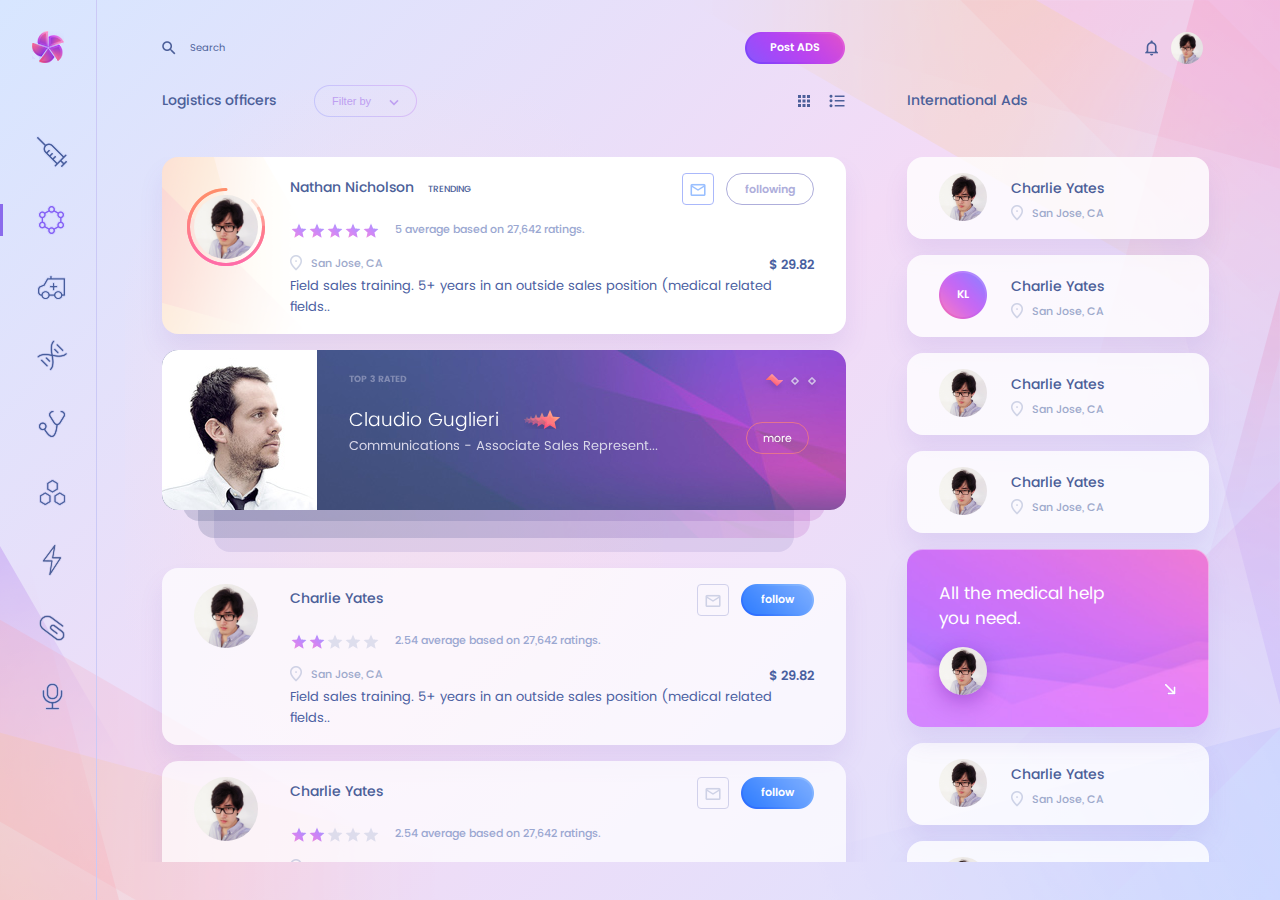
<file: index.html>
<!doctype html>
<html lang="en">
<head>
	<title></title>
	<meta name="description" content="" />
	<meta name="keywords" content="" />
	<meta http-equiv="Content-Type" content="text/html; charset=utf-8" />

<link rel="stylesheet" href="css/jquery.bxslider.css" type="text/css" />
	<link rel="stylesheet" href="css/tooltip.css" type="text/css" />
	<link rel="stylesheet" href="css/style.css" type="text/css" />
    <script type="text/javascript" src="js/jquery.min.js"></script>
	<script type="text/javascript" src="js/jquery.bxslider.js"></script>
	<script type="text/javascript" src="js/tooltip.js"></script>
    <script type="text/javascript" src="js/main.js"></script>
</head>

<body>

<div class="bg">
<div class="content">
	<div class="header">
		<div class="responsive"></div>
		<div class="logo">
			<a href="/"><img src="img/logo.png" width="32" height="32" alt="" /></a>
		</div>
		<div class="search_box">
			<form method="" class="search">
				<input type="submit" value="" />
				<input type="text" value="Search" />
			</form>
		</div>
	</div>
	<aside class="tool">
		<div class="close"></div>
        <div class="logo">
			<a href="/"><img src="img/logo.png" width="32" height="32" alt="" /></a>
		</div>

		<h3>services</h3>
		<ul class="services">
			<li><a href="#" data-toggle="tooltip" title="Equipment">Equipment</a></li>
			<li class="active"><a href="#" data-toggle="tooltip" title="Consumables">Consumables</a></li>
			<li><a href="#" data-toggle="tooltip" title="Ambulance">Ambulance</a></li>
			<li><a href="#" data-toggle="tooltip" title="Engineers">Engineers</a></li>
		</ul>

		<h3>jobs</h3>
		<ul class="jobs">
			<li><a href="#" data-toggle="tooltip" title="Profession">Profession</a></li>
			<li><a href="#" data-toggle="tooltip" title="Logistics officers">Logistics officers</a></li>
			<li><a href="#" data-toggle="tooltip" title="Agents">Agents</a></li>
			<li><a href="#" data-toggle="tooltip" title="Executives">Executives</a></li>
			<li><a href="#" data-toggle="tooltip" title="Technical Agents">Technical Agents</a></li>
		</ul>

		<h6>&copy; 2009–2017 Pehia</h6>

    </aside>
	<div class="txt">
		<div class="search_box">
			<a href="#" class="add_post">Post ADS</a>

			<form method="" class="search">
				<input type="submit" value="" />
				<input type="text" value="Search" />
			</form>
		</div>

		<div class="view">
			<div class="filter">
				<span>Logistics officers</span>
				<div class="button">
					<select>
						<option>Filter by</option>
						<option>By name</option>
					</select>
				</div>
			</div>
			<div class="switcher">
				<a href="#" id="list"></a>
				<a href="#" id="icons"></a>				
			</div>
		</div>

		<div class="scrollbar">

			<div class="block gold">
				<div class="picture">
					<img src="img/person.jpg" width="64" height="64" />
				</div>
				<div class="info">
					<div class="top">
						<div class="actions">
							<a href="#" class="follow">following</a>
							<a href="#" class="mail active">&nbsp;</a>
						</div>
						<h3>Nathan Nicholson <span>Trending</span></h3>
					</div>
					<div class="rating">
						<div class="star">
							<img src="img/star.png" width="16" height="15" />
							<img src="img/star.png" width="16" height="15" />
							<img src="img/star.png" width="16" height="15" />
							<img src="img/star.png" width="16" height="15" />
							<img src="img/star.png" width="16" height="15" />
						</div>
						<em>5 average based on 27,642 ratings.</em>
					</div>
					<div class="price">$ 29.82</div>
					<div class="place">San Jose, CA</div>
					<div class="text">Field sales training. 5+ years in an outside sales position (medical related fields..</div>
				</div>
			</div> <!-- /block -->


			<div class="bottom_shadow">
				<div class="carousel">
					<ul class="bxslider">
						<li>
							<div class="picture">
								<img src="img/person_carousel.jpg" width="160" height="160" />
							</div>
							<div class="info">
								<h4>Top 3 Rated</h4>

								<h3>Claudio Guglieri</h3>
								<p>Communications - Associate Sales Represent...</p>
								<a href="#" class="more">more</a>
							</div>
						</li>
						<li>
							<div class="picture">
								<img src="img/person_carousel.jpg" width="160" height="160" />
							</div>
							<div class="info">
								<h4>Top 3 Rated</h4>

								<h3>Claudio Guglieri11</h3>
								<p>Communications - Associate Sales Represent...</p>
								<a href="#" class="more">more</a>
							</div>
						</li>
						<li>
							<div class="picture">
								<img src="img/person_carousel.jpg" width="160" height="160" />
							</div>
							<div class="info">
								<h4>Top 3 Rated</h4>

								<h3>Claudio Guglieri33</h3>
								<p>Communications - Associate Sales Represent...</p>
								<a href="#" class="more">more</a>
							</div>
						</li>
					</ul>
				</div> <!-- /carousel -->
				<div class="shadow"></div>
			</div>


			<div class="block">
				<div class="picture">
					<img src="img/person.jpg" width="64" height="64" />
				</div>
				<div class="info">
					<div class="top">
						<div class="actions">
							<a href="#" class="follow active">follow</a>
							<a href="#" class="mail">&nbsp;</a>
						</div>
						<h3>Charlie Yates</h3>
					</div>
					<div class="rating">
						<div class="star">
							<img src="img/star.png" width="16" height="15" />
							<img src="img/star.png" width="16" height="15" />
							<img src="img/star_gray.png" width="16" height="15" />
							<img src="img/star_gray.png" width="16" height="15" />
							<img src="img/star_gray.png" width="16" height="15" />
						</div>
						<em>2.54 average based on 27,642 ratings.</em>
					</div>
					<div class="price">$ 29.82</div>
					<div class="place">San Jose, CA</div>
					<div class="text">Field sales training. 5+ years in an outside sales position (medical related fields..</div>
				</div>
			</div> <!-- /block -->


			<div class="block">
				<div class="picture">
					<img src="img/person.jpg" width="64" height="64" />
				</div>
				<div class="info">
					<div class="top">
						<div class="actions">
							<a href="#" class="follow active">follow</a>
							<a href="#" class="mail">&nbsp;</a>
						</div>
						<h3>Charlie Yates</h3>
					</div>
					<div class="rating">
						<div class="star">
							<img src="img/star.png" width="16" height="15" />
							<img src="img/star.png" width="16" height="15" />
							<img src="img/star_gray.png" width="16" height="15" />
							<img src="img/star_gray.png" width="16" height="15" />
							<img src="img/star_gray.png" width="16" height="15" />
						</div>
						<em>2.54 average based on 27,642 ratings.</em>
					</div>
					<div class="price">$ 29.82</div>
					<div class="place">San Jose, CA</div>
					<div class="text">Field sales training. 5+ years in an outside sales position (medical related fields..</div>
				</div>
			</div> <!-- /block -->


			<div class="block">
				<div class="picture">
					<img src="img/person.jpg" width="64" height="64" />
				</div>
				<div class="info">
					<div class="top">
						<div class="actions">
							<a href="#" class="follow">following</a>
							<a href="#" class="mail active">&nbsp;</a>
						</div>
						<h3>Charlie Yates</h3>
					</div>
					<div class="rating">
						<div class="star">
							<img src="img/star.png" width="16" height="15" />
							<img src="img/star.png" width="16" height="15" />
							<img src="img/star_gray.png" width="16" height="15" />
							<img src="img/star_gray.png" width="16" height="15" />
							<img src="img/star_gray.png" width="16" height="15" />
						</div>
						<em>2.54 average based on 27,642 ratings.</em>
					</div>
					<div class="price">$ 29.82</div>
					<div class="place">San Jose, CA</div>
					<div class="text">Field sales training. 5+ years in an outside sales position (medical related fields..</div>
				</div>
			</div> <!-- /block -->


		</div>

	</div><!-- /txt-->
	<div class="right">
		<div class="user">
			<a href="#"><img src="img/person.jpg" width="32" height="32" alt="" /></a>
			 <span class="notification"></span>
		</div>
		<h3>International Ads</h3>
		<div class="scrollbar">
			<div class="block">
				<div class="picture">
					<img src="img/person.jpg" width="48" height="48" />
				</div>
				<div class="info">
					<h3>Charlie Yates</h3>
					<div class="place">San Jose, CA</div>
				</div>
			</div><!-- /block -->

			<div class="block">
				<div class="no_picture">
					KL
				</div>
				<div class="info">
					<h3>Charlie Yates</h3>
					<div class="place">San Jose, CA</div>
				</div>
			</div><!-- /block -->

			<div class="block">
				<div class="picture">
					<img src="img/person.jpg" width="48" height="48" />
				</div>
				<div class="info">
					<h3>Charlie Yates</h3>
					<div class="place">San Jose, CA</div>
				</div>
			</div><!-- /block -->

			<div class="block">
				<div class="picture">
					<img src="img/person.jpg" width="48" height="48" />
				</div>
				<div class="info">
					<h3>Charlie Yates</h3>
					<div class="place">San Jose, CA</div>
				</div>
			</div><!-- /block -->

			<div class="block adv">
				<p>All the medical help you need.</p>
				<div class="picture">
					<img src="img/person.jpg" width="48" height="48" />
				</div>
				<div class="link">
					<a href="#"><img src="img/adv_arrow.gif" width="12" height="12" /></a>
				</div>
			</div><!-- /block -->

			<div class="block">
				<div class="picture">
					<img src="img/person.jpg" width="48" height="48" />
				</div>
				<div class="info">
					<h3>Charlie Yates</h3>
					<div class="place">San Jose, CA</div>
				</div>
			</div><!-- /block -->

			<div class="block">
				<div class="picture">
					<img src="img/person.jpg" width="48" height="48" />
				</div>
				<div class="info">
					<h3>Charlie Yates</h3>
					<div class="place">San Jose, CA</div>
				</div>
			</div><!-- /block -->

			<div class="block">
				<div class="picture">
					<img src="img/person.jpg" width="48" height="48" />
				</div>
				<div class="info">
					<h3>Charlie Yates</h3>
					<div class="place">San Jose, CA</div>
				</div>
			</div><!-- /block -->


		</div>
	</div>
</div>
</div> 	  
</body>
</html>
</file>
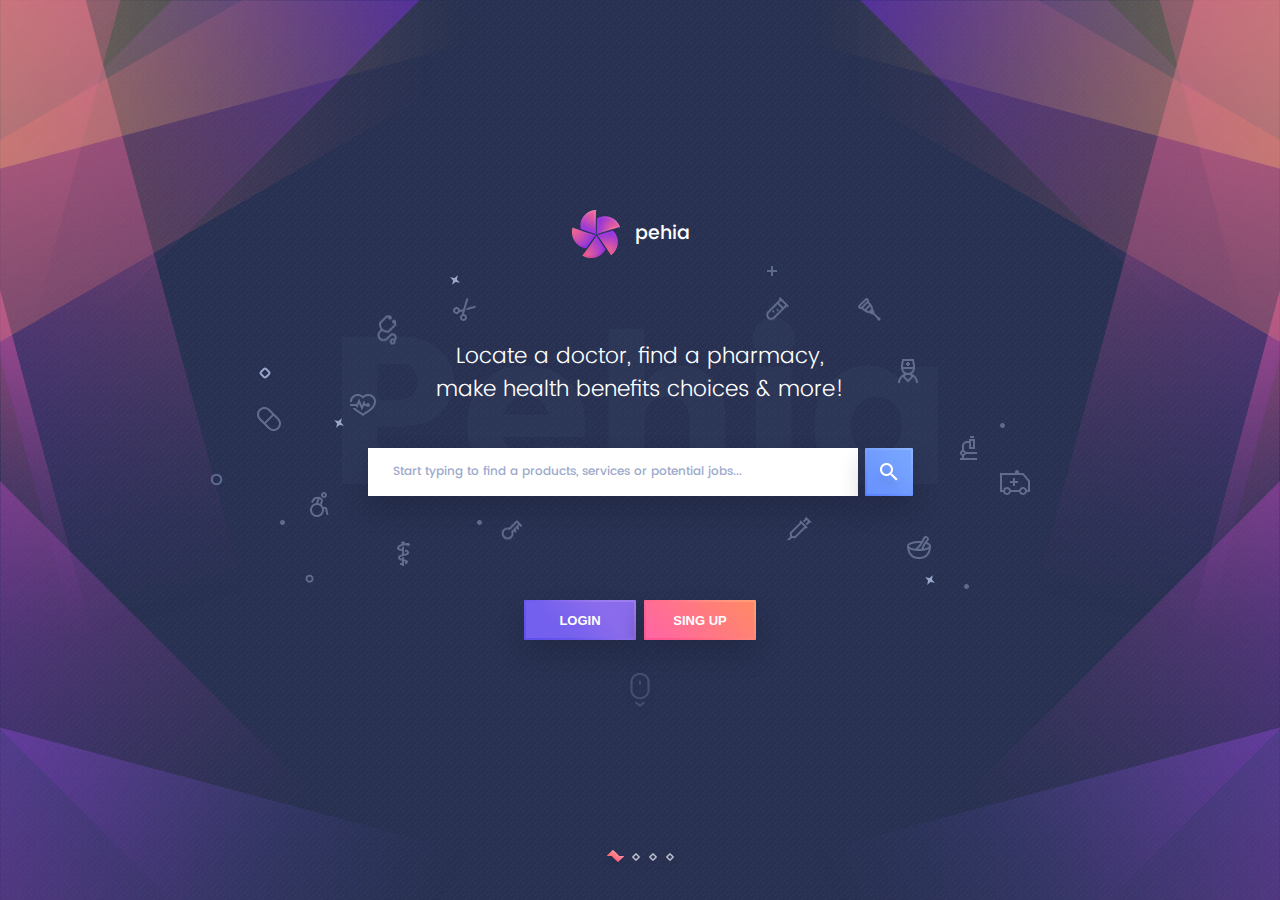
<file: landing.html>
<!doctype html>
<html lang="en">
<head>
	<title></title>
	<meta name="description" content="" />
	<meta name="keywords" content="" />
	<meta http-equiv="Content-Type" content="text/html; charset=utf-8" />

	<link rel="stylesheet" href="css/jquery.bxslider.css" type="text/css" />
	<link rel="stylesheet" href="css/landing.css" type="text/css" />
    <script type="text/javascript" src="js/jquery.min.js"></script>
	<script type="text/javascript" src="js/jquery.mousewheel.min.js"></script>
	<script type="text/javascript" src="js/jquery.bxslider.js"></script>
    <script type="text/javascript" src="js/landing.js"></script>


	
	<script type="text/javascript" src="fancybox/jquery.fancybox.pack.js?v=2.1.5"></script>
	<link rel="stylesheet" type="text/css" href="fancybox/jquery.fancybox.css?v=2.1.5" media="screen" />
	<script type="text/javascript" src="fancybox/helpers/jquery.fancybox-media.js?v=1.0.6"></script>
</head>

<body>

<ul class="slider">
	<li>
	<div class="screen1">
		<div class="bg">
			<div class="logo">
				<a href="#"><img src="img/landing/logo1_landing.png" width="48" height="48" /><span>pehia</span></a>
			</div>


			<div class="pehia">
				<div class="text">Pehia</div>
				<div class="search">
					<p>Locate a doctor, find a pharmacy,<br />make health benefits choices &amp; more!</p>
					<form action="" method="">
						<input type="text" value="Start typing to find a products, services or potential jobs..." />
						<input type="submit" value="" />
					</form>
				</div>
				<div class="buttons">
					<input type="button" class="login" value="Login" />
					<input type="button" class="singup" value="Sing up" />
				</div>

				<div class="scroll_icon"></div>
				<div class="icon ico1"></div>
				<div class="icon ico2"></div>
				<div class="icon ico3"></div>
				<div class="icon ico4"></div>
				<div class="icon ico21"></div>
				<div class="icon ico22"></div>
				<div class="icon ico23"></div>
				<div class="icon ico5"></div>
				<div class="icon ico6"></div>
				<div class="icon ico7"></div>
				<div class="icon ico24"></div>
				<div class="icon ico25"></div>
				<div class="icon ico8"></div>
				<div class="icon ico9"></div>
				<div class="icon ico10"></div>
				<div class="icon ico11"></div>
				<div class="icon ico12"></div>
				<div class="icon ico13"></div>
				<div class="icon ico14"></div>
				<div class="icon ico15"></div>
				<div class="icon ico16"></div>
				<div class="icon ico17"></div>
				<div class="icon ico18"></div>
				<div class="icon ico19"></div>
				<div class="icon ico20"></div>
			</div>
		</div>
	</div>
	</li>

	<li>
	<div class="screen2">
		<div class="bg">
			<div class="centered">
				<div class="head">
					<div class="logo">
						<a href="#"><img src="img/landing/logo1_landing.png" width="32" height="32" /><span>pehia</span></a>
					</div>

					<div class="buttons">
						<input type="button" class="login" value="Login" />
						<input type="button" class="singup" value="Sing up" />
					</div>
				</div>

				<div class="image"><a rel="media-gallery" href="http://www.youtube.com/embed/L9szn1QQfas?autoplay=1" class="fancybox"><img src="img/landing/video.jpg" /></a></div>
				<div class="information">
					<div class="text">health</div>
					<h2>Easily find quality healthcare</h2>
					<p>Lorem ipsum dolor sit amet, consectetur adiscing elit. Porta hac felis
					fusce inceptos quis adipiscing! Morbi lacus aliquet porta sodales...
					Hendrerit tellus posuere sollicitudin posuere aenean luctus tristique: </p><p>Lorem ipsum dolor sit amet, consectetur adiscing elit. Porta hac felis
					fusce inceptos quis adipiscing! Morbi lacus aliquet porta sodales...
					Hendrerit tellus posuere sollicitudin posuere aenean luctus tristique: </p>

				</div>

			</div>
		</div>
	</div>
	</li>

	<li>
	<div class="screen3">
		<div class="bg">
			<div class="centered">
				<div class="logo">
					<a href="#"><img src="img/landing/logo2_landing.png" width="32" height="32" /><span>pehia</span></a>
				</div>
				<div class="buttons">
					<input type="button" class="login" value="Login" />
					<input type="button" class="singup" value="Sing up" />
				</div>

			</div>

			<div class="pehia">
				<div class="text">statistic</div>

			</div>
			

			<div class="graph">
				<div class="pointer pointer1"></div>
				<div class="pointer pointer2"></div>
				<div class="pointer pointer3"></div>
				<div class="pointer pointer4"></div>

				<div class="data data1">
					<div>5,231</div>
					<p>Daily Announcements</p>
				</div>

				<div class="data data2">
					<div>5,231</div>
					<p>Our Users</p>
				</div>

				<div class="data data3">
					<div>25,034</div>
					<p>$ Paid for The Hour</p>
				</div>

				<div class="data data4">
					<div>127,410</div>
					<p>Completed Projects</p>
				</div>

			</div>

		</div>
	</div>
	</li>

	<li>
	<div class="screen4">
		<div class="bg">
			<div class="centered">
				<div class="head">
					<div class="logo">
						<a href="#"><img src="img/landing/logo1_landing.png" width="32" height="32" /><span>pehia</span></a>
					</div>

					<div class="buttons">
						<input type="button" class="login" value="Login" />
						<input type="button" class="singup" value="Sing up" />
					</div>
				</div>
				<div class="information">
					<div class="text">categories</div>
					<h2>Improve the Health of Your Bottom Line</h2>
					<p>Lorem ipsum dolor sit amet, consectetur adiscing elit. Porta hac felis fusce inceptos quis adipiscing! Morbi lacus aliquet porta sodales</p>
				</div>

				<ul class="bxslider">
					<li>
						<div class="ico"><img src="img/landing/slider1.gif" /></div>
						<div><a href="#">Medical Equipment</a></div>
						<p>ultrasound, endoscopy</p>
					</li>

					<li>
						<div class="ico"><img src="img/landing/slider2.gif" /></div>
						<div><a href="#">Engineers</a></div>
						<p>biomedical, quality, IT ...</p>
					</li>

					<li>
						<div class="ico"><img src="img/landing/slider3.gif" /></div>
						<div><a href="#">Medical professions</a></div>
						<p>surgeon, pharmacist, nurse</p>
					</li>

					<li>
						<div class="ico"><img src="img/landing/slider4.gif" /></div>
						<div><a href="#">Logistics officers &amp; agents</a></div>
						<p>storekeeper, cook, etc</p>
					</li>


					<li>
						<div class="ico"><img src="img/landing/slider2.gif" /></div>
						<div><a href="#">Test</a></div>
						<p>test, cook, etc</p>
					</li>
				</ul>

			</div>
		</div>
	</div>
	</li>
	</ul>





  
</body>
</html>
</file>
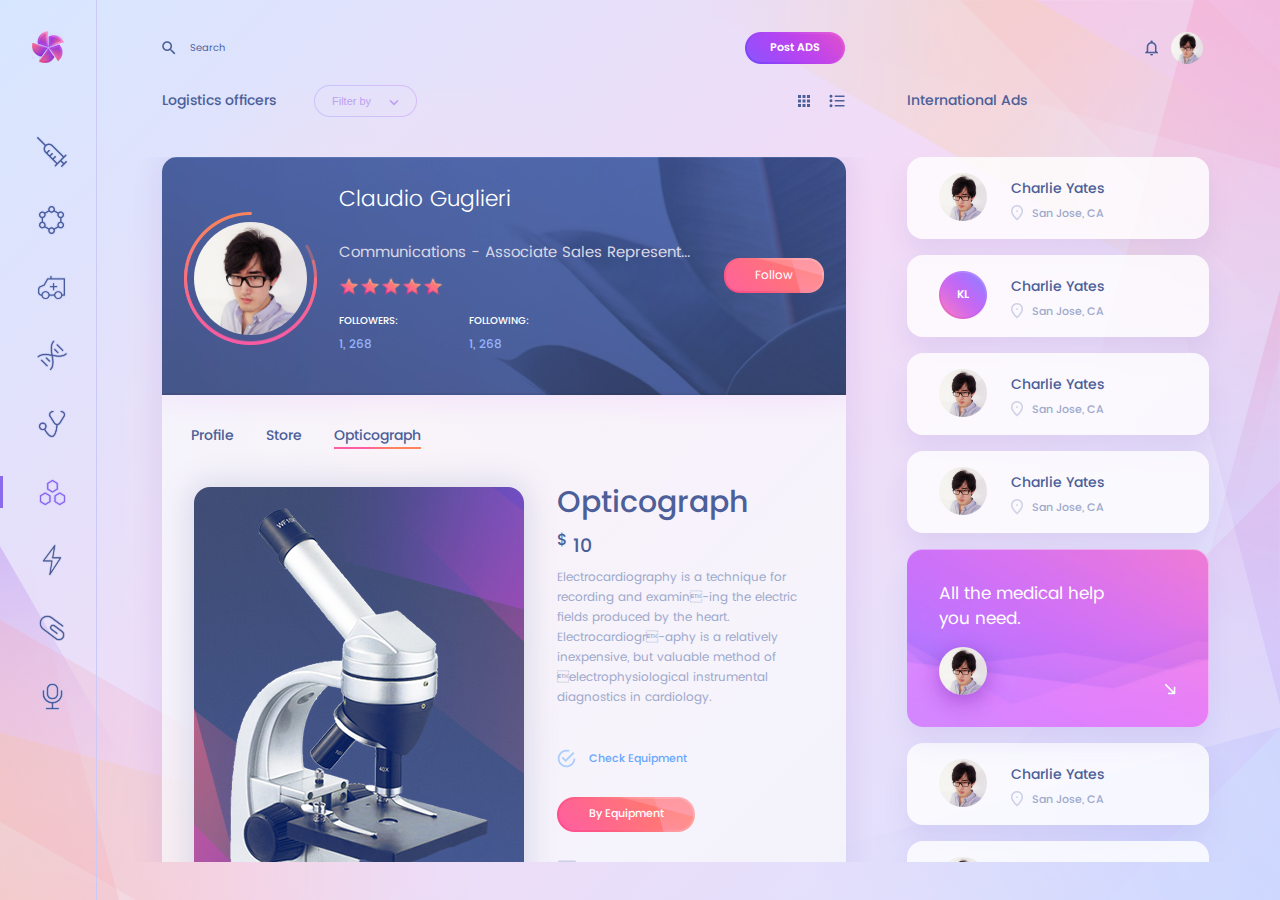
<file: opticograph.html>
<!doctype html>
<html lang="en">
<head>
	<title></title>
	<meta name="description" content="" />
	<meta name="keywords" content="" />
	<meta http-equiv="Content-Type" content="text/html; charset=utf-8" />

<link rel="stylesheet" href="css/jquery.bxslider.css" type="text/css" />
	<link rel="stylesheet" href="css/tooltip.css" type="text/css" />
	<link rel="stylesheet" href="css/style.css" type="text/css" />
    <script type="text/javascript" src="js/jquery.min.js"></script>
	<script type="text/javascript" src="js/jquery.bxslider.js"></script>
	<script type="text/javascript" src="js/tooltip.js"></script>
    <script type="text/javascript" src="js/main.js"></script>
</head>

<body>

<div class="bg">
<div class="content">
	<div class="header">
		<div class="responsive"></div>
		<div class="logo">
			<a href="/"><img src="img/logo.png" width="32" height="32" alt="" /></a>
		</div>
		<div class="search_box">
			<form method="" class="search">
				<input type="submit" value="" />
				<input type="text" value="Search" />
			</form>
		</div>
	</div>
	<aside class="tool">
		<div class="close"></div>
        <div class="logo">
			<a href="/"><img src="img/logo.png" width="32" height="32" alt="" /></a>
		</div>

		<h3>services</h3>
		<ul class="services">
			<li><a href="#" data-toggle="tooltip" title="Equipment">Equipment</a></li>
			<li><a href="#" data-toggle="tooltip" title="Consumables">Consumables</a></li>
			<li><a href="#" data-toggle="tooltip" title="Ambulance">Ambulance</a></li>
			<li><a href="#" data-toggle="tooltip" title="Engineers">Engineers</a></li>
		</ul>

		<h3>jobs</h3>
		<ul class="jobs">
			<li><a href="#" data-toggle="tooltip" title="Profession">Profession</a></li>
			<li class="active"><a href="#" data-toggle="tooltip" title="Logistics officers">Logistics officers</a></li>
			<li><a href="#" data-toggle="tooltip" title="Agents">Agents</a></li>
			<li><a href="#" data-toggle="tooltip" title="Executives">Executives</a></li>
			<li><a href="#" data-toggle="tooltip" title="Technical Agents">Technical Agents</a></li>
		</ul>

		<h6>&copy; 2009–2017 Pehia</h6>

    </aside>
	<div class="txt">
		<div class="search_box">
			<a href="#" class="add_post">Post ADS</a>

			<form method="" class="search">
				<input type="submit" value="" />
				<input type="text" value="Search" />
			</form>
		</div>

		<div class="view">
			<div class="filter">
				<span>Logistics officers</span>
				<div class="button">
					<select>
						<option>Filter by</option>
						<option>By name</option>
					</select>
				</div>
			</div>
			<div class="switcher">
				<a href="#" id="list"></a>
				<a href="#" id="icons"></a>				
			</div>
		</div>

		<div class="scrollbar">

			<div class="store_page">
				<div class="top">
					<div class="person"><img src="img/person.jpg" width="113" height="113" /></div>
					<div class="follow"><a href="#">Follow</a></div>
					<div class="info">
						<h3>Claudio Guglieri</h3>
						<p>Communications - Associate Sales Represent...</p>
						<div class="star">
							<img src="img/star_active_big.png" width="20" height="18" />
							<img src="img/star_active_big.png" width="20" height="18" />
							<img src="img/star_active_big.png" width="20" height="18" />
							<img src="img/star_active_big.png" width="20" height="18" />
							<img src="img/star_active_big.png" width="20" height="18" />
						</div>
						<div class="data">
							<div>Followers:</div>
							<strong>1, 268</strong>
						</div>
						<div class="data">
							<div>following:</div>
							<strong>1, 268</strong>
						</div>
					</div>
				</div>

				<ul class="tabs">
					<li><a href="#">Profile</a></li>
					<li><a href="#">Store</a></li>
					<li class="active">Opticograph</li>
				</ul>

				
				<div class="tools">
					<div class="shadows">
						<div class="carousel">
							<ul class="bxslider">
								<li><img src="img/tool1.png" /></li>
								<li><img src="img/tool2.png" /></li>
								<li><img src="img/tool3.png" /></li>
							</ul>
						</div>
					</div>
				</div><!-- /tools -->


				<div class="info_tool">
					<h1>Opticograph</h1>
					<h3><sup>$</sup> 10</h3>
					<p>Electrocardiography is a technique for recording and examin-ing the electric fields produced by the heart. Electrocardiogr-aphy is a relatively inexpensive, but valuable method of electrophysiological instrumental diagnostics in cardiology.</p>

					<div class="row">
						<div class="column">
							<div>
								<img src="img/check_ico.png" width="19" height="21" />
								<span>Check Equipment </span>
							</div>
							<a href="#" class="equipment">By Equipment</a>
							<div>
								<img src="img/email_ico.png" width="20" height="22" />
								<em>Email</em>
							</div>
							<p>claudio@gmail.com</p>
						</div>


						<div class="column ensure">
							<div>
								<img src="img/ensure_ico.png" width="17" height="21" />
								<span>Ensure Equipment </span>
							</div>
							<a href="#" class="subscribe">Subscribe</a>
							<div>
								<img src="img/phone_ico.png" width="14" height="22" />
								<em>Phone</em>
							</div>
							<p>+10382747583</p>
						</div>
					</div>

				</div>

			</div>


		</div>

	</div><!-- /txt-->
	<div class="right">
		<div class="user">
			<a href="#"><img src="img/person.jpg" width="32" height="32" alt="" /></a>
			 <span class="notification"></span>
		</div>
		<h3>International Ads</h3>
		<div class="scrollbar">
			<div class="block">
				<div class="picture">
					<img src="img/person.jpg" width="48" height="48" />
				</div>
				<div class="info">
					<h3>Charlie Yates</h3>
					<div class="place">San Jose, CA</div>
				</div>
			</div><!-- /block -->

			<div class="block">
				<div class="no_picture">
					KL
				</div>
				<div class="info">
					<h3>Charlie Yates</h3>
					<div class="place">San Jose, CA</div>
				</div>
			</div><!-- /block -->

			<div class="block">
				<div class="picture">
					<img src="img/person.jpg" width="48" height="48" />
				</div>
				<div class="info">
					<h3>Charlie Yates</h3>
					<div class="place">San Jose, CA</div>
				</div>
			</div><!-- /block -->

			<div class="block">
				<div class="picture">
					<img src="img/person.jpg" width="48" height="48" />
				</div>
				<div class="info">
					<h3>Charlie Yates</h3>
					<div class="place">San Jose, CA</div>
				</div>
			</div><!-- /block -->

			<div class="block adv">
				<p>All the medical help you need.</p>
				<div class="picture">
					<img src="img/person.jpg" width="48" height="48" />
				</div>
				<div class="link">
					<a href="#"><img src="img/adv_arrow.gif" width="12" height="12" /></a>
				</div>
			</div><!-- /block -->

			<div class="block">
				<div class="picture">
					<img src="img/person.jpg" width="48" height="48" />
				</div>
				<div class="info">
					<h3>Charlie Yates</h3>
					<div class="place">San Jose, CA</div>
				</div>
			</div><!-- /block -->

			<div class="block">
				<div class="picture">
					<img src="img/person.jpg" width="48" height="48" />
				</div>
				<div class="info">
					<h3>Charlie Yates</h3>
					<div class="place">San Jose, CA</div>
				</div>
			</div><!-- /block -->

			<div class="block">
				<div class="picture">
					<img src="img/person.jpg" width="48" height="48" />
				</div>
				<div class="info">
					<h3>Charlie Yates</h3>
					<div class="place">San Jose, CA</div>
				</div>
			</div><!-- /block -->


		</div>
	</div>
</div>
</div> 	  
</body>
</html>
</file>
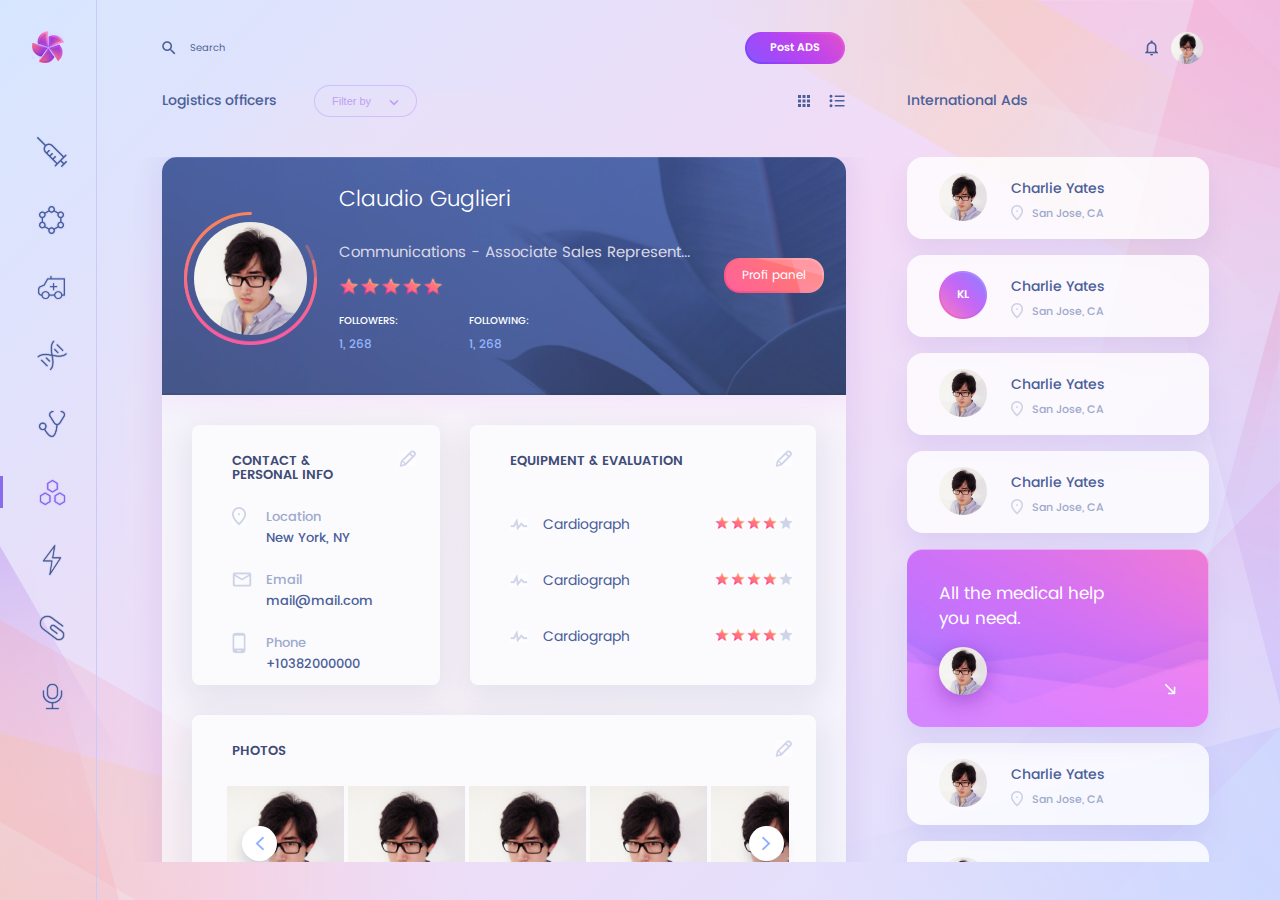
<file: profi_panel.html>
<!doctype html>
<html lang="en">
<head>
	<title></title>
	<meta name="description" content="" />
	<meta name="keywords" content="" />
	<meta http-equiv="Content-Type" content="text/html; charset=utf-8" />

<link rel="stylesheet" href="css/jquery.bxslider.css" type="text/css" />
	<link rel="stylesheet" href="css/tooltip.css" type="text/css" />
	<link rel="stylesheet" href="css/style.css" type="text/css" />
    <script type="text/javascript" src="js/jquery.min.js"></script>
	<script type="text/javascript" src="js/jquery.bxslider.js"></script>
	<script type="text/javascript" src="js/tooltip.js"></script>
    <script type="text/javascript" src="js/main.js"></script>
</head>

<body>

<div class="bg">
<div class="content">
	<div class="header">
		<div class="responsive"></div>
		<div class="logo">
			<a href="/"><img src="img/logo.png" width="32" height="32" alt="" /></a>
		</div>
		<div class="search_box">
			<form method="" class="search">
				<input type="submit" value="" />
				<input type="text" value="Search" />
			</form>
		</div>
	</div>
	<aside class="tool">
		<div class="close"></div>
        <div class="logo">
			<a href="/"><img src="img/logo.png" width="32" height="32" alt="" /></a>
		</div>

		<h3>services</h3>
		<ul class="services">
			<li><a href="#" data-toggle="tooltip" title="Equipment">Equipment</a></li>
			<li><a href="#" data-toggle="tooltip" title="Consumables">Consumables</a></li>
			<li><a href="#" data-toggle="tooltip" title="Ambulance">Ambulance</a></li>
			<li><a href="#" data-toggle="tooltip" title="Engineers">Engineers</a></li>
		</ul>

		<h3>jobs</h3>
		<ul class="jobs">
			<li><a href="#" data-toggle="tooltip" title="Profession">Profession</a></li>
			<li class="active"><a href="#" data-toggle="tooltip" title="Logistics officers">Logistics officers</a></li>
			<li><a href="#" data-toggle="tooltip" title="Agents">Agents</a></li>
			<li><a href="#" data-toggle="tooltip" title="Executives">Executives</a></li>
			<li><a href="#" data-toggle="tooltip" title="Technical Agents">Technical Agents</a></li>
		</ul>

		<h6>&copy; 2009–2017 Pehia</h6>

    </aside>
	<div class="txt">
		<div class="search_box">
			<a href="#" class="add_post">Post ADS</a>

			<form method="" class="search">
				<input type="submit" value="" />
				<input type="text" value="Search" />
			</form>
		</div>

		<div class="view">
			<div class="filter">
				<span>Logistics officers</span>
				<div class="button">
					<select>
						<option>Filter by</option>
						<option>By name</option>
					</select>
				</div>
			</div>
			<div class="switcher">
				<a href="#" id="list"></a>
				<a href="#" id="icons"></a>				
			</div>
		</div>

		<div class="scrollbar">

			<div class="store_page profile">
				<div class="top">
					<div class="person"><img src="img/person.jpg" width="113" height="113" /></div>
					<div class="follow"><a href="#">Profi panel</a></div>
					<div class="info">
						<h3>Claudio Guglieri</h3>
						<p>Communications - Associate Sales Represent...</p>
						<div class="star">
							<img src="img/star_active_big.png" width="20" height="18" />
							<img src="img/star_active_big.png" width="20" height="18" />
							<img src="img/star_active_big.png" width="20" height="18" />
							<img src="img/star_active_big.png" width="20" height="18" />
							<img src="img/star_active_big.png" width="20" height="18" />
						</div>
						<div class="data">
							<div>Followers:</div>
							<strong>1, 268</strong>
						</div>
						<div class="data">
							<div>following:</div>
							<strong>1, 268</strong>
						</div>
					</div>
				</div>


				<div class="personal_info">
					<div class="contacts">
						<div class="white_box">
							<h3 class="edit">Contact &amp; Personal info <a href="#"></a></h3>
							

							<div class="line">
								<img src="img/location_ico.png" width="14" height="22" />
								<div class="info">
									<p>Location</p>
									<div>New York, NY</div>
								</div>
							</div>

							<div class="line">
								<img src="img/email_ico.png" width="20" height="22" />
								<div class="info">
									<p>Email</p>
									<div>mail@mail.com</div>
								</div>
							</div>

							<div class="line">
								<img src="img/phone_ico.png" width="14" height="22" />
								<div class="info">
									<p>Phone</p>
									<div>+10382000000</div>
								</div>
							</div>

						</div>
					</div><!-- /contacts -->

					<div class="equipments">
						<div class="white_box">
							<h3 class="edit">Equipment &amp; evaluation <a href="#"></a></h3>
							<div class="line">
								<div class="name">
									<img src="img/equipment_ico.gif" width="18" height="13" />
									<a href="#">Cardiograph</a>
								</div>
								<div class="review"> <!-- img tags without spaces between each other -->
									<img src="img/star_colored.gif" width="14" height="13" /><img src="img/star_colored.gif" width="14" height="13" /><img src="img/star_colored.gif" width="14" height="13" /><img src="img/star_colored.gif" width="14" height="13" /><img src="img/star_gray.gif" width="14" height="13" />
								</div>
							</div><!-- /line-->

							<div class="line">
								<div class="name">
									<img src="img/equipment_ico.gif" width="18" height="13" />
									<a href="#">Cardiograph</a>
								</div>
								<div class="review"> <!-- img tags without spaces between each other -->
									<img src="img/star_colored.gif" width="14" height="13" /><img src="img/star_colored.gif" width="14" height="13" /><img src="img/star_colored.gif" width="14" height="13" /><img src="img/star_colored.gif" width="14" height="13" /><img src="img/star_gray.gif" width="14" height="13" />
								</div>
							</div><!-- /line-->

							<div class="line">
								<div class="name">
									<img src="img/equipment_ico.gif" width="18" height="13" />
									<a href="#">Cardiograph</a>
								</div>
								<div class="review"> <!-- img tags without spaces between each other -->
									<img src="img/star_colored.gif" width="14" height="13" /><img src="img/star_colored.gif" width="14" height="13" /><img src="img/star_colored.gif" width="14" height="13" /><img src="img/star_colored.gif" width="14" height="13" /><img src="img/star_gray.gif" width="14" height="13" />
								</div>
							</div><!-- /line-->

						</div>
					</div>
				</div>



				<div class="white_box photos">
					<h3 class="edit">photos <a href="#"></a></h3>
					
					<ul class="bxslider">
						<li><img src="img/person.jpg" width="117" height="117" /></li>
						<li><img src="img/person.jpg" width="117" height="117" /></li>
						<li><img src="img/person.jpg" width="117" height="117" /></li>
						<li><img src="img/person.jpg" width="117" height="117" /></li>
						<li><img src="img/person.jpg" width="117" height="117" /></li>
						<li><img src="img/person.jpg" width="117" height="117" /></li>
						<li><img src="img/person.jpg" width="117" height="117" /></li>
						<li><img src="img/person.jpg" width="117" height="117" /></li>
						<li><img src="img/person.jpg" width="117" height="117" /></li>
						<li><img src="img/person.jpg" width="117" height="117" /></li>
					</ul>
				</div>


				<div class="white_box photos clinic">
					<h3 class="edit">clinic photos <a href="#"></a></h3>
					
					<ul class="bxslider">
						<li><img src="img/person.jpg" width="117" height="117" /></li>
						<li><img src="img/person.jpg" width="117" height="117" /></li>
						<li><img src="img/person.jpg" width="117" height="117" /></li>
						<li><img src="img/person.jpg" width="117" height="117" /></li>
						<li><img src="img/person.jpg" width="117" height="117" /></li>
						<li><img src="img/person.jpg" width="117" height="117" /></li>
						<li><img src="img/person.jpg" width="117" height="117" /></li>
						<li><img src="img/person.jpg" width="117" height="117" /></li>
						<li><img src="img/person.jpg" width="117" height="117" /></li>
						<li><img src="img/person.jpg" width="117" height="117" /></li>
					</ul>
				</div>


				<div class="white_box news">
					<h3>news</h3>
					<div class="line">
						<img src="img/person.jpg" width="65" height="65" />
						<div class="info">
							<h3><a href="#">OPTIL Medical Corporation</a></h3>
							<div class="date">Today, at 10:23 am</div>
							<p><strong>Added 3 photo.</strong> Field sales training. 5+ years in an outside sales position (medical related fields)</p>
							<div class="photo">
								<img src="img/person.jpg" width="80" height="80" />
								<img src="img/person.jpg" width="80" height="80" />
								<img src="img/person.jpg" width="80" height="80" />
							</div>
						</div>
					</div>

					<div class="line">
						<img src="img/person.jpg" width="65" height="65" />
						<div class="info">
							<h3><a href="#">OPTIL Medical Corporation</a></h3>
							<div class="date">Today, at 10:23 am</div>
							<p><strong>Added 3 photo.</strong> Field sales training. 5+ years in an outside sales position (medical related fields)</p>
							<div class="photo">
								<img src="img/person.jpg" width="80" height="80" />
								<img src="img/person.jpg" width="80" height="80" />
								<img src="img/person.jpg" width="80" height="80" />
							</div>
						</div>
					</div>


				</div><!-- /news -->
				

			</div>


		</div>

	</div><!-- /txt-->
	<div class="right">
		<div class="user">
			<a href="#"><img src="img/person.jpg" width="32" height="32" alt="" /></a>
			 <span class="notification"></span>
		</div>
		<h3>International Ads</h3>
		<div class="scrollbar">
			<div class="block">
				<div class="picture">
					<img src="img/person.jpg" width="48" height="48" />
				</div>
				<div class="info">
					<h3>Charlie Yates</h3>
					<div class="place">San Jose, CA</div>
				</div>
			</div><!-- /block -->

			<div class="block">
				<div class="no_picture">
					KL
				</div>
				<div class="info">
					<h3>Charlie Yates</h3>
					<div class="place">San Jose, CA</div>
				</div>
			</div><!-- /block -->

			<div class="block">
				<div class="picture">
					<img src="img/person.jpg" width="48" height="48" />
				</div>
				<div class="info">
					<h3>Charlie Yates</h3>
					<div class="place">San Jose, CA</div>
				</div>
			</div><!-- /block -->

			<div class="block">
				<div class="picture">
					<img src="img/person.jpg" width="48" height="48" />
				</div>
				<div class="info">
					<h3>Charlie Yates</h3>
					<div class="place">San Jose, CA</div>
				</div>
			</div><!-- /block -->

			<div class="block adv">
				<p>All the medical help you need.</p>
				<div class="picture">
					<img src="img/person.jpg" width="48" height="48" />
				</div>
				<div class="link">
					<a href="#"><img src="img/adv_arrow.gif" width="12" height="12" /></a>
				</div>
			</div><!-- /block -->

			<div class="block">
				<div class="picture">
					<img src="img/person.jpg" width="48" height="48" />
				</div>
				<div class="info">
					<h3>Charlie Yates</h3>
					<div class="place">San Jose, CA</div>
				</div>
			</div><!-- /block -->

			<div class="block">
				<div class="picture">
					<img src="img/person.jpg" width="48" height="48" />
				</div>
				<div class="info">
					<h3>Charlie Yates</h3>
					<div class="place">San Jose, CA</div>
				</div>
			</div><!-- /block -->

			<div class="block">
				<div class="picture">
					<img src="img/person.jpg" width="48" height="48" />
				</div>
				<div class="info">
					<h3>Charlie Yates</h3>
					<div class="place">San Jose, CA</div>
				</div>
			</div><!-- /block -->


		</div>
	</div>
</div>
</div> 	  
</body>
</html>
</file>
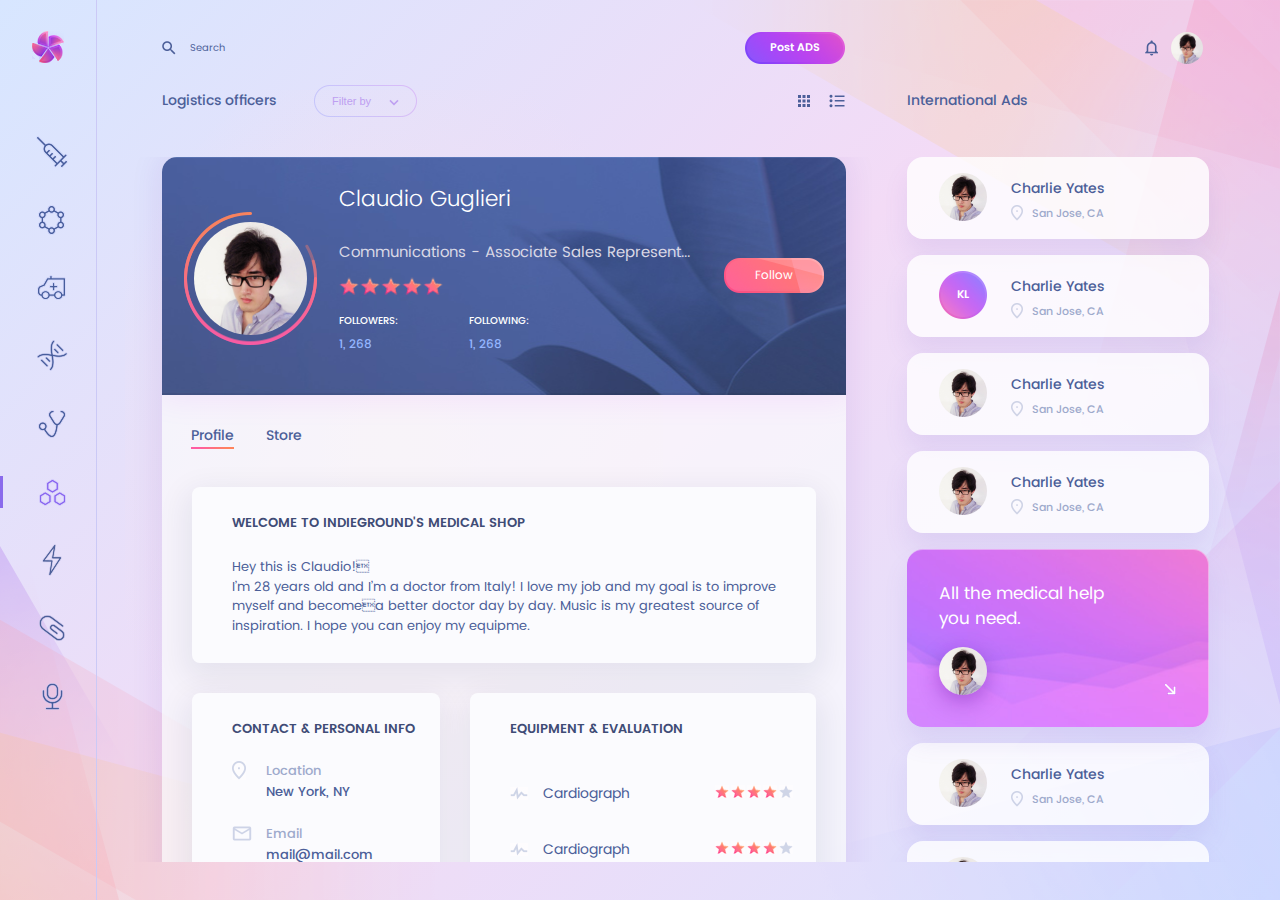
<file: profile.html>
<!doctype html>
<html lang="en">
<head>
	<title></title>
	<meta name="description" content="" />
	<meta name="keywords" content="" />
	<meta http-equiv="Content-Type" content="text/html; charset=utf-8" />

<link rel="stylesheet" href="css/jquery.bxslider.css" type="text/css" />
	<link rel="stylesheet" href="css/tooltip.css" type="text/css" />
	<link rel="stylesheet" href="css/style.css" type="text/css" />
    <script type="text/javascript" src="js/jquery.min.js"></script>
	<script type="text/javascript" src="js/jquery.bxslider.js"></script>
	<script type="text/javascript" src="js/tooltip.js"></script>
    <script type="text/javascript" src="js/main.js"></script>
</head>

<body>

<div class="bg">
<div class="content">
	<div class="header">
		<div class="responsive"></div>
		<div class="logo">
			<a href="/"><img src="img/logo.png" width="32" height="32" alt="" /></a>
		</div>
		<div class="search_box">
			<form method="" class="search">
				<input type="submit" value="" />
				<input type="text" value="Search" />
			</form>
		</div>
	</div>
	<aside class="tool">
		<div class="close"></div>
        <div class="logo">
			<a href="/"><img src="img/logo.png" width="32" height="32" alt="" /></a>
		</div>

		<h3>services</h3>
		<ul class="services">
			<li><a href="#" data-toggle="tooltip" title="Equipment">Equipment</a></li>
			<li><a href="#" data-toggle="tooltip" title="Consumables">Consumables</a></li>
			<li><a href="#" data-toggle="tooltip" title="Ambulance">Ambulance</a></li>
			<li><a href="#" data-toggle="tooltip" title="Engineers">Engineers</a></li>
		</ul>

		<h3>jobs</h3>
		<ul class="jobs">
			<li><a href="#" data-toggle="tooltip" title="Profession">Profession</a></li>
			<li class="active"><a href="#" data-toggle="tooltip" title="Logistics officers">Logistics officers</a></li>
			<li><a href="#" data-toggle="tooltip" title="Agents">Agents</a></li>
			<li><a href="#" data-toggle="tooltip" title="Executives">Executives</a></li>
			<li><a href="#" data-toggle="tooltip" title="Technical Agents">Technical Agents</a></li>
		</ul>

		<h6>&copy; 2009–2017 Pehia</h6>

    </aside>
	<div class="txt">
		<div class="search_box">
			<a href="#" class="add_post">Post ADS</a>

			<form method="" class="search">
				<input type="submit" value="" />
				<input type="text" value="Search" />
			</form>
		</div>

		<div class="view">
			<div class="filter">
				<span>Logistics officers</span>
				<div class="button">
					<select>
						<option>Filter by</option>
						<option>By name</option>
					</select>
				</div>
			</div>
			<div class="switcher">
				<a href="#" id="list"></a>
				<a href="#" id="icons"></a>				
			</div>
		</div>

		<div class="scrollbar">

			<div class="store_page profile">
				<div class="top">
					<div class="person"><img src="img/person.jpg" width="113" height="113" /></div>
					<div class="follow"><a href="#">Follow</a></div>
					<div class="info">
						<h3>Claudio Guglieri</h3>
						<p>Communications - Associate Sales Represent...</p>
						<div class="star">
							<img src="img/star_active_big.png" width="20" height="18" />
							<img src="img/star_active_big.png" width="20" height="18" />
							<img src="img/star_active_big.png" width="20" height="18" />
							<img src="img/star_active_big.png" width="20" height="18" />
							<img src="img/star_active_big.png" width="20" height="18" />
						</div>
						<div class="data">
							<div>Followers:</div>
							<strong>1, 268</strong>
						</div>
						<div class="data">
							<div>following:</div>
							<strong>1, 268</strong>
						</div>
					</div>
				</div>

				<ul class="tabs">
					<li class="active">Profile</li>
					<li><a href="#">Store</a></li>
				</ul>

				

				<div class="white_box text_block">
					<h3>Welcome to Indieground's medical Shop</h3>
					<p>Hey this is Claudio!</p>
					<p>I’m 28 years old and I’m a doctor from Italy! I love my job and my goal is to improve myself and becomea better doctor day by day. Music is my greatest source of inspiration. I hope you can enjoy my equipme.  </p>
				</div>


				<div class="personal_info">
					<div class="contacts">
						<div class="white_box">
							<h3>Contact &amp; Personal info</h3>
							
							<div class="line">
								<img src="img/location_ico.png" width="14" height="22" />
								<div class="info">
									<p>Location</p>
									<div>New York, NY</div>
								</div>
							</div>

							<div class="line">
								<img src="img/email_ico.png" width="20" height="22" />
								<div class="info">
									<p>Email</p>
									<div>mail@mail.com</div>
								</div>
							</div>

							<div class="line">
								<img src="img/phone_ico.png" width="14" height="22" />
								<div class="info">
									<p>Phone</p>
									<div>+10382000000</div>
								</div>
							</div>

						</div>
					</div><!-- /contacts -->

					<div class="equipments">
						<div class="white_box">
							<h3>Equipment &amp; evaluation</h3>
							<div class="line">
								<div class="name">
									<img src="img/equipment_ico.gif" width="18" height="13" />
									<a href="#">Cardiograph</a>
								</div>
								<div class="review"> <!-- img tags without spaces between each other -->
									<img src="img/star_colored.gif" width="14" height="13" /><img src="img/star_colored.gif" width="14" height="13" /><img src="img/star_colored.gif" width="14" height="13" /><img src="img/star_colored.gif" width="14" height="13" /><img src="img/star_gray.gif" width="14" height="13" />
								</div>
							</div><!-- /line-->

							<div class="line">
								<div class="name">
									<img src="img/equipment_ico.gif" width="18" height="13" />
									<a href="#">Cardiograph</a>
								</div>
								<div class="review"> <!-- img tags without spaces between each other -->
									<img src="img/star_colored.gif" width="14" height="13" /><img src="img/star_colored.gif" width="14" height="13" /><img src="img/star_colored.gif" width="14" height="13" /><img src="img/star_colored.gif" width="14" height="13" /><img src="img/star_gray.gif" width="14" height="13" />
								</div>
							</div><!-- /line-->

							<div class="line">
								<div class="name">
									<img src="img/equipment_ico.gif" width="18" height="13" />
									<a href="#">Cardiograph</a>
								</div>
								<div class="review"> <!-- img tags without spaces between each other -->
									<img src="img/star_colored.gif" width="14" height="13" /><img src="img/star_colored.gif" width="14" height="13" /><img src="img/star_colored.gif" width="14" height="13" /><img src="img/star_colored.gif" width="14" height="13" /><img src="img/star_gray.gif" width="14" height="13" />
								</div>
							</div><!-- /line-->

						</div>
					</div>
				</div>



				<div class="white_box photos">
					<h3>photos</h3>
					
					<ul class="bxslider">
						<li><img src="img/person.jpg" width="117" height="117" /></li>
						<li><img src="img/person.jpg" width="117" height="117" /></li>
						<li><img src="img/person.jpg" width="117" height="117" /></li>
						<li><img src="img/person.jpg" width="117" height="117" /></li>
						<li><img src="img/person.jpg" width="117" height="117" /></li>
						<li><img src="img/person.jpg" width="117" height="117" /></li>
						<li><img src="img/person.jpg" width="117" height="117" /></li>
						<li><img src="img/person.jpg" width="117" height="117" /></li>
						<li><img src="img/person.jpg" width="117" height="117" /></li>
						<li><img src="img/person.jpg" width="117" height="117" /></li>
					</ul>
				</div>


				<div class="white_box photos clinic">
					<h3>clinic photos</h3>
					
					<ul class="bxslider">
						<li><img src="img/person.jpg" width="117" height="117" /></li>
						<li><img src="img/person.jpg" width="117" height="117" /></li>
						<li><img src="img/person.jpg" width="117" height="117" /></li>
						<li><img src="img/person.jpg" width="117" height="117" /></li>
						<li><img src="img/person.jpg" width="117" height="117" /></li>
						<li><img src="img/person.jpg" width="117" height="117" /></li>
						<li><img src="img/person.jpg" width="117" height="117" /></li>
						<li><img src="img/person.jpg" width="117" height="117" /></li>
						<li><img src="img/person.jpg" width="117" height="117" /></li>
						<li><img src="img/person.jpg" width="117" height="117" /></li>
					</ul>
				</div>



				<div class="banner">
					<div class="box">
						<div class="image">
							<div>Opening a new nano<br />clinic in 2018</div>
						</div>
						<div class="text">
							The opening of a new nano clinic in San Francisco, the newest equipment
							<a href="#" class="more">more</a>

						</div>
					</div>
				</div>


				<div class="white_box followers">
					<h3>followers</h3>
					<a href="#"><img src="img/person.jpg" width="62" height="62" /></a>
					<a href="#"><img src="img/person.jpg" width="62" height="62" /></a>
					<a href="#"><img src="img/person.jpg" width="62" height="62" /></a>
					<a href="#"><img src="img/person.jpg" width="62" height="62" /></a>
					<a href="#"><img src="img/person.jpg" width="62" height="62" /></a>
					<a href="#"><img src="img/person.jpg" width="62" height="62" /></a>
					<a href="#"><img src="img/person.jpg" width="62" height="62" /></a>
					<a href="#"><img src="img/person.jpg" width="62" height="62" /></a>
					<a href="#"><img src="img/person.jpg" width="62" height="62" /></a>
					<a href="#"><img src="img/person.jpg" width="62" height="62" /></a>
					<a href="#"><img src="img/person.jpg" width="62" height="62" /></a>
					<a href="#"><img src="img/person.jpg" width="62" height="62" /></a>
					<a href="#"><img src="img/person.jpg" width="62" height="62" /></a>
					<a href="#"><img src="img/person.jpg" width="62" height="62" /></a>
				</div>





				<div class="white_box ads">
					<h3>new ads</h3>
					<div class="items">
						<div class="box">
							<div>
								<div class="picture"><a href="#"><img src="img/item.jpg" /></a></div>
								<p>Only today the Quadropower delivery around the city at apleasant price</p>
								<div class="price"><sup>$</sup>10</div>
							</div>
						</div>

						<div class="box">
							<div>
								<div class="picture"><a href="#"><img src="img/item.jpg" /></a></div>
								<p>Only today the Quadropower delivery around the city at apleasant price</p>
								<div class="price"><sup>$</sup>10</div>
							</div>
						</div>

						<div class="box">
							<div>
								<div class="picture"><a href="#"><img src="img/item.jpg" /></a></div>
								<p>Only today the Quadropower delivery around the city at apleasant price</p>
								<div class="price"><sup>$</sup>10</div>
							</div>
						</div>

					</div>
				</div><!--/ads-->

				



				

			</div>


		</div>

	</div><!-- /txt-->
	<div class="right">
		<div class="user">
			<a href="#"><img src="img/person.jpg" width="32" height="32" alt="" /></a>
			 <span class="notification"></span>
		</div>
		<h3>International Ads</h3>
		<div class="scrollbar">
			<div class="block">
				<div class="picture">
					<img src="img/person.jpg" width="48" height="48" />
				</div>
				<div class="info">
					<h3>Charlie Yates</h3>
					<div class="place">San Jose, CA</div>
				</div>
			</div><!-- /block -->

			<div class="block">
				<div class="no_picture">
					KL
				</div>
				<div class="info">
					<h3>Charlie Yates</h3>
					<div class="place">San Jose, CA</div>
				</div>
			</div><!-- /block -->

			<div class="block">
				<div class="picture">
					<img src="img/person.jpg" width="48" height="48" />
				</div>
				<div class="info">
					<h3>Charlie Yates</h3>
					<div class="place">San Jose, CA</div>
				</div>
			</div><!-- /block -->

			<div class="block">
				<div class="picture">
					<img src="img/person.jpg" width="48" height="48" />
				</div>
				<div class="info">
					<h3>Charlie Yates</h3>
					<div class="place">San Jose, CA</div>
				</div>
			</div><!-- /block -->

			<div class="block adv">
				<p>All the medical help you need.</p>
				<div class="picture">
					<img src="img/person.jpg" width="48" height="48" />
				</div>
				<div class="link">
					<a href="#"><img src="img/adv_arrow.gif" width="12" height="12" /></a>
				</div>
			</div><!-- /block -->

			<div class="block">
				<div class="picture">
					<img src="img/person.jpg" width="48" height="48" />
				</div>
				<div class="info">
					<h3>Charlie Yates</h3>
					<div class="place">San Jose, CA</div>
				</div>
			</div><!-- /block -->

			<div class="block">
				<div class="picture">
					<img src="img/person.jpg" width="48" height="48" />
				</div>
				<div class="info">
					<h3>Charlie Yates</h3>
					<div class="place">San Jose, CA</div>
				</div>
			</div><!-- /block -->

			<div class="block">
				<div class="picture">
					<img src="img/person.jpg" width="48" height="48" />
				</div>
				<div class="info">
					<h3>Charlie Yates</h3>
					<div class="place">San Jose, CA</div>
				</div>
			</div><!-- /block -->


		</div>
	</div>
</div>
</div> 	  
</body>
</html>
</file>
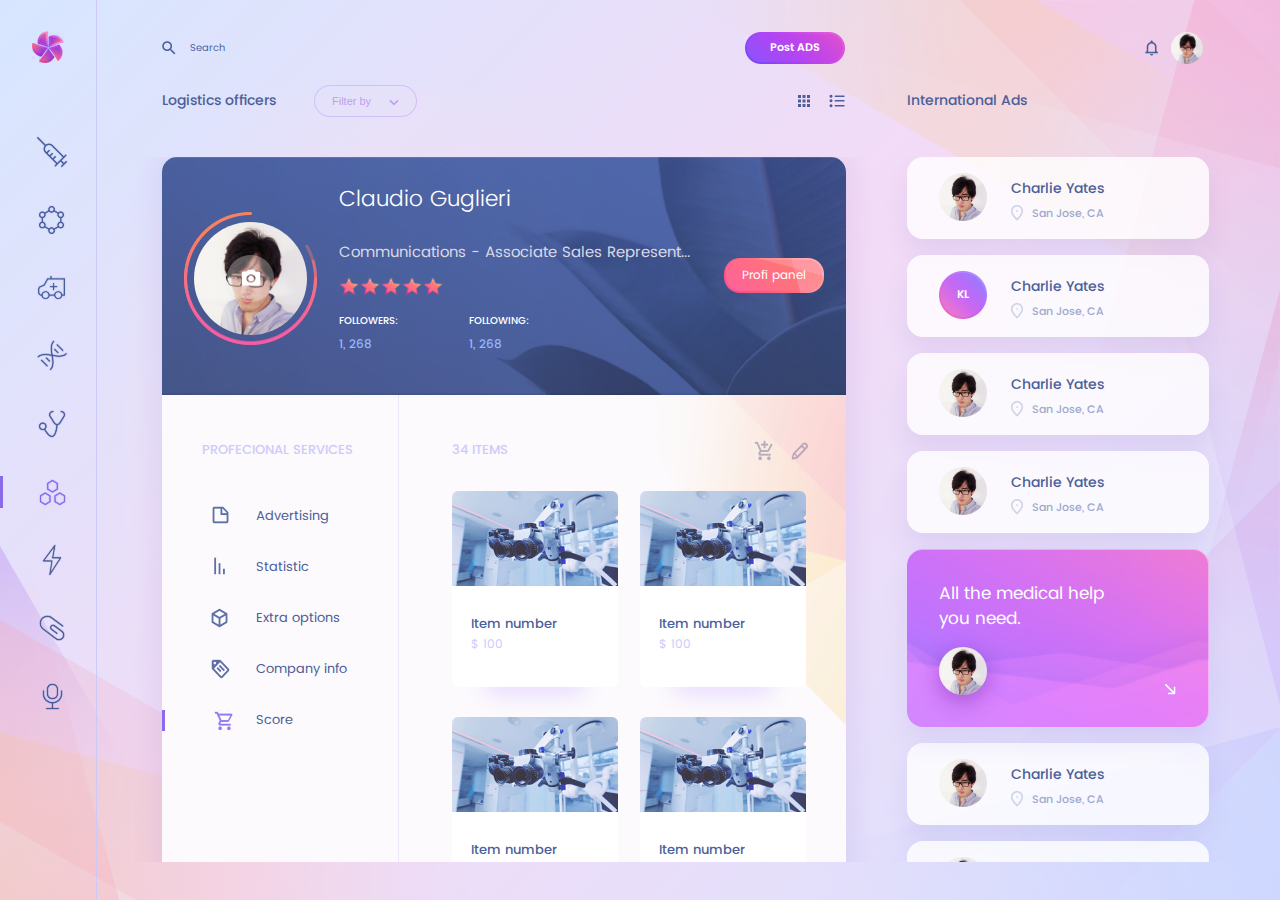
<file: score.html>
<!doctype html>
<html lang="en">
<head>
	<title></title>
	<meta name="description" content="" />
	<meta name="keywords" content="" />
	<meta http-equiv="Content-Type" content="text/html; charset=utf-8" />

<link rel="stylesheet" href="css/jquery.bxslider.css" type="text/css" />
	<link rel="stylesheet" href="css/tooltip.css" type="text/css" />
	<link rel="stylesheet" href="css/style.css" type="text/css" />
    <script type="text/javascript" src="js/jquery.min.js"></script>
	<script type="text/javascript" src="js/jquery.bxslider.js"></script>
	<script type="text/javascript" src="js/tooltip.js"></script>
    <script type="text/javascript" src="js/main.js"></script>
</head>

<body>

<div class="bg">
<div class="content">
	<div class="header">
		<div class="responsive"></div>
		<div class="logo">
			<a href="/"><img src="img/logo.png" width="32" height="32" alt="" /></a>
		</div>
		<div class="search_box">
			<form method="" class="search">
				<input type="submit" value="" />
				<input type="text" value="Search" />
			</form>
		</div>
	</div>
	<aside class="tool">
		<div class="close"></div>
        <div class="logo">
			<a href="/"><img src="img/logo.png" width="32" height="32" alt="" /></a>
		</div>

		<h3>services</h3>
		<ul class="services">
			<li><a href="#" data-toggle="tooltip" title="Equipment">Equipment</a></li>
			<li><a href="#" data-toggle="tooltip" title="Consumables">Consumables</a></li>
			<li><a href="#" data-toggle="tooltip" title="Ambulance">Ambulance</a></li>
			<li><a href="#" data-toggle="tooltip" title="Engineers">Engineers</a></li>
		</ul>

		<h3>jobs</h3>
		<ul class="jobs">
			<li><a href="#" data-toggle="tooltip" title="Profession">Profession</a></li>
			<li class="active"><a href="#" data-toggle="tooltip" title="Logistics officers">Logistics officers</a></li>
			<li><a href="#" data-toggle="tooltip" title="Agents">Agents</a></li>
			<li><a href="#" data-toggle="tooltip" title="Executives">Executives</a></li>
			<li><a href="#" data-toggle="tooltip" title="Technical Agents">Technical Agents</a></li>
		</ul>

		<h6>&copy; 2009–2017 Pehia</h6>

    </aside>
	<div class="txt">
		<div class="search_box">
			<a href="#" class="add_post">Post ADS</a>

			<form method="" class="search">
				<input type="submit" value="" />
				<input type="text" value="Search" />
			</form>
		</div>

		<div class="view">
			<div class="filter">
				<span>Logistics officers</span>
				<div class="button">
					<select>
						<option>Filter by</option>
						<option>By name</option>
					</select>
				</div>
			</div>
			<div class="switcher">
				<a href="#" id="list"></a>
				<a href="#" id="icons"></a>				
			</div>
		</div>

		<div class="scrollbar">

			<div class="store_page profile">
				<div class="top">
					<div class="person">
						<img src="img/person.jpg" width="113" height="113" />
						<div class="upload"><input type="file" /></div>	
					</div>
					<div class="follow"><a href="#">Profi panel</a></div>
					<div class="info">
						<h3>Claudio Guglieri</h3>
						<p>Communications - Associate Sales Represent...</p>
						<div class="star">
							<img src="img/star_active_big.png" width="20" height="18" />
							<img src="img/star_active_big.png" width="20" height="18" />
							<img src="img/star_active_big.png" width="20" height="18" />
							<img src="img/star_active_big.png" width="20" height="18" />
							<img src="img/star_active_big.png" width="20" height="18" />
						</div>
						<div class="data">
							<div>Followers:</div>
							<strong>1, 268</strong>
						</div>
						<div class="data">
							<div>following:</div>
							<strong>1, 268</strong>
						</div>
					</div>
				</div>


				<div class="services">
					<div class="responsive_small"></div>
					<div class="left">
						<div class="close"></div>
						<h3>Profecional services</h3>
						<ul>
							<li><a href="#">Advertising</a></li>
							<li><a href="#">Statistic</a></li>
							<li><a href="#">Extra options</a></li>
							<li><a href="#">Company info</a></li>
							<li class="active"><a href="#">Score</a></li>
						</ul>
					</div>
					<div class="cont">
						<h3 class="edit">
							34 items
							<a href="#" class="pencil"></a>
							<a href="#" class="basket"></a>
						</h3>


						<div class="items">
							<div class="box">
								<div>
									<div class="picture"><a href="#"><img src="img/item.jpg" /></a></div>
									<p>Item number</p>
									<div class="price">$ 100</div>
								</div>
							</div>

							<div class="box">
								<div>
									<div class="picture"><a href="#"><img src="img/item.jpg" /></a></div>
									<p>Item number</p>
									<div class="price">$ 100</div>
								</div>
							</div>

							<div class="box">
								<div>
									<div class="picture"><a href="#"><img src="img/item.jpg" /></a></div>
									<p>Item number</p>
									<div class="price">$ 100</div>
								</div>
							</div>

							<div class="box">
								<div>
									<div class="picture"><a href="#"><img src="img/item.jpg" /></a></div>
									<p>Item number</p>
									<div class="price">$ 100</div>
								</div>
							</div>

							<div class="box">
								<div>
									<div class="picture"><a href="#"><img src="img/item.jpg" /></a></div>
									<p>Item number</p>
									<div class="price">$ 100</div>
								</div>
							</div>

							<div class="box">
								<div>
									<div class="picture"><a href="#"><img src="img/item.jpg" /></a></div>
									<p>Item number</p>
									<div class="price">$ 100</div>
								</div>
							</div>


							<div class="box">
								<div>
									<div class="picture"><a href="#"><img src="img/item.jpg" /></a></div>
									<p>Item number</p>
									<div class="price">$ 100</div>
								</div>
							</div>

							<div class="box">
								<div>
									<div class="picture"><a href="#"><img src="img/item.jpg" /></a></div>
									<p>Item number</p>
									<div class="price">$ 100</div>
								</div>
							</div>

							<div class="box">
								<div>
									<div class="picture"><a href="#"><img src="img/item.jpg" /></a></div>
									<p>Item number</p>
									<div class="price">$ 100</div>
								</div>
							</div>

						</div>


					</div>
				</div><!-- /services-->



				<div class="personal_info">
					<div class="contacts">
						<div class="white_box">
							<h3 class="edit">Contact &amp; Personal info <a href="#"></a></h3>
							

							<div class="line">
								<img src="img/location_ico.png" width="14" height="22" />
								<div class="info">
									<p>Location</p>
									<div>New York, NY</div>
								</div>
							</div>

							<div class="line">
								<img src="img/email_ico.png" width="20" height="22" />
								<div class="info">
									<p>Email</p>
									<div>mail@mail.com</div>
								</div>
							</div>

							<div class="line">
								<img src="img/phone_ico.png" width="14" height="22" />
								<div class="info">
									<p>Phone</p>
									<div>+10382000000</div>
								</div>
							</div>

						</div>
					</div><!-- /contacts -->

					<div class="equipments">
						<div class="white_box">
							<h3 class="edit">Equipment &amp; evaluation <a href="#"></a></h3>
							<div class="line">
								<div class="name">
									<img src="img/equipment_ico.gif" width="18" height="13" />
									<a href="#">Cardiograph</a>
								</div>
								<div class="review"> <!-- img tags without spaces between each other -->
									<img src="img/star_colored.gif" width="14" height="13" /><img src="img/star_colored.gif" width="14" height="13" /><img src="img/star_colored.gif" width="14" height="13" /><img src="img/star_colored.gif" width="14" height="13" /><img src="img/star_gray.gif" width="14" height="13" />
								</div>
							</div><!-- /line-->

							<div class="line">
								<div class="name">
									<img src="img/equipment_ico.gif" width="18" height="13" />
									<a href="#">Cardiograph</a>
								</div>
								<div class="review"> <!-- img tags without spaces between each other -->
									<img src="img/star_colored.gif" width="14" height="13" /><img src="img/star_colored.gif" width="14" height="13" /><img src="img/star_colored.gif" width="14" height="13" /><img src="img/star_colored.gif" width="14" height="13" /><img src="img/star_gray.gif" width="14" height="13" />
								</div>
							</div><!-- /line-->

							<div class="line">
								<div class="name">
									<img src="img/equipment_ico.gif" width="18" height="13" />
									<a href="#">Cardiograph</a>
								</div>
								<div class="review"> <!-- img tags without spaces between each other -->
									<img src="img/star_colored.gif" width="14" height="13" /><img src="img/star_colored.gif" width="14" height="13" /><img src="img/star_colored.gif" width="14" height="13" /><img src="img/star_colored.gif" width="14" height="13" /><img src="img/star_gray.gif" width="14" height="13" />
								</div>
							</div><!-- /line-->

						</div>
					</div>
				</div>



				<div class="white_box photos">
					<h3 class="edit">photos <a href="#"></a></h3>
					
					<ul class="bxslider">
						<li><img src="img/person.jpg" width="117" height="117" /></li>
						<li><img src="img/person.jpg" width="117" height="117" /></li>
						<li><img src="img/person.jpg" width="117" height="117" /></li>
						<li><img src="img/person.jpg" width="117" height="117" /></li>
						<li><img src="img/person.jpg" width="117" height="117" /></li>
						<li><img src="img/person.jpg" width="117" height="117" /></li>
						<li><img src="img/person.jpg" width="117" height="117" /></li>
						<li><img src="img/person.jpg" width="117" height="117" /></li>
						<li><img src="img/person.jpg" width="117" height="117" /></li>
						<li><img src="img/person.jpg" width="117" height="117" /></li>
					</ul>
				</div>


				<div class="white_box photos clinic">
					<h3 class="edit">clinic photos <a href="#"></a></h3>
					
					<ul class="bxslider">
						<li><img src="img/person.jpg" width="117" height="117" /></li>
						<li><img src="img/person.jpg" width="117" height="117" /></li>
						<li><img src="img/person.jpg" width="117" height="117" /></li>
						<li><img src="img/person.jpg" width="117" height="117" /></li>
						<li><img src="img/person.jpg" width="117" height="117" /></li>
						<li><img src="img/person.jpg" width="117" height="117" /></li>
						<li><img src="img/person.jpg" width="117" height="117" /></li>
						<li><img src="img/person.jpg" width="117" height="117" /></li>
						<li><img src="img/person.jpg" width="117" height="117" /></li>
						<li><img src="img/person.jpg" width="117" height="117" /></li>
					</ul>
				</div>


				<div class="white_box news">
					<h3>news</h3>
					<div class="line">
						<img src="img/person.jpg" width="65" height="65" />
						<div class="info">
							<h3><a href="#">OPTIL Medical Corporation</a></h3>
							<div class="date">Today, at 10:23 am</div>
							<p><strong>Added 3 photo.</strong> Field sales training. 5+ years in an outside sales position (medical related fields)</p>
							<div class="photo">
								<img src="img/person.jpg" width="80" height="80" />
								<img src="img/person.jpg" width="80" height="80" />
								<img src="img/person.jpg" width="80" height="80" />
							</div>
						</div>
					</div>

					<div class="line">
						<img src="img/person.jpg" width="65" height="65" />
						<div class="info">
							<h3><a href="#">OPTIL Medical Corporation</a></h3>
							<div class="date">Today, at 10:23 am</div>
							<p><strong>Added 3 photo.</strong> Field sales training. 5+ years in an outside sales position (medical related fields)</p>
							<div class="photo">
								<img src="img/person.jpg" width="80" height="80" />
								<img src="img/person.jpg" width="80" height="80" />
								<img src="img/person.jpg" width="80" height="80" />
							</div>
						</div>
					</div>


				</div><!-- /news -->
				

			</div>


		</div>

	</div><!-- /txt-->
	<div class="right">
		<div class="user">
			<a href="#"><img src="img/person.jpg" width="32" height="32" alt="" /></a>
			 <span class="notification"></span>
		</div>
		<h3>International Ads</h3>
		<div class="scrollbar">
			<div class="block">
				<div class="picture">
					<img src="img/person.jpg" width="48" height="48" />
				</div>
				<div class="info">
					<h3>Charlie Yates</h3>
					<div class="place">San Jose, CA</div>
				</div>
			</div><!-- /block -->

			<div class="block">
				<div class="no_picture">
					KL
				</div>
				<div class="info">
					<h3>Charlie Yates</h3>
					<div class="place">San Jose, CA</div>
				</div>
			</div><!-- /block -->

			<div class="block">
				<div class="picture">
					<img src="img/person.jpg" width="48" height="48" />
				</div>
				<div class="info">
					<h3>Charlie Yates</h3>
					<div class="place">San Jose, CA</div>
				</div>
			</div><!-- /block -->

			<div class="block">
				<div class="picture">
					<img src="img/person.jpg" width="48" height="48" />
				</div>
				<div class="info">
					<h3>Charlie Yates</h3>
					<div class="place">San Jose, CA</div>
				</div>
			</div><!-- /block -->

			<div class="block adv">
				<p>All the medical help you need.</p>
				<div class="picture">
					<img src="img/person.jpg" width="48" height="48" />
				</div>
				<div class="link">
					<a href="#"><img src="img/adv_arrow.gif" width="12" height="12" /></a>
				</div>
			</div><!-- /block -->

			<div class="block">
				<div class="picture">
					<img src="img/person.jpg" width="48" height="48" />
				</div>
				<div class="info">
					<h3>Charlie Yates</h3>
					<div class="place">San Jose, CA</div>
				</div>
			</div><!-- /block -->

			<div class="block">
				<div class="picture">
					<img src="img/person.jpg" width="48" height="48" />
				</div>
				<div class="info">
					<h3>Charlie Yates</h3>
					<div class="place">San Jose, CA</div>
				</div>
			</div><!-- /block -->

			<div class="block">
				<div class="picture">
					<img src="img/person.jpg" width="48" height="48" />
				</div>
				<div class="info">
					<h3>Charlie Yates</h3>
					<div class="place">San Jose, CA</div>
				</div>
			</div><!-- /block -->


		</div>
	</div>
</div>
</div> 	  
</body>
</html>
</file>
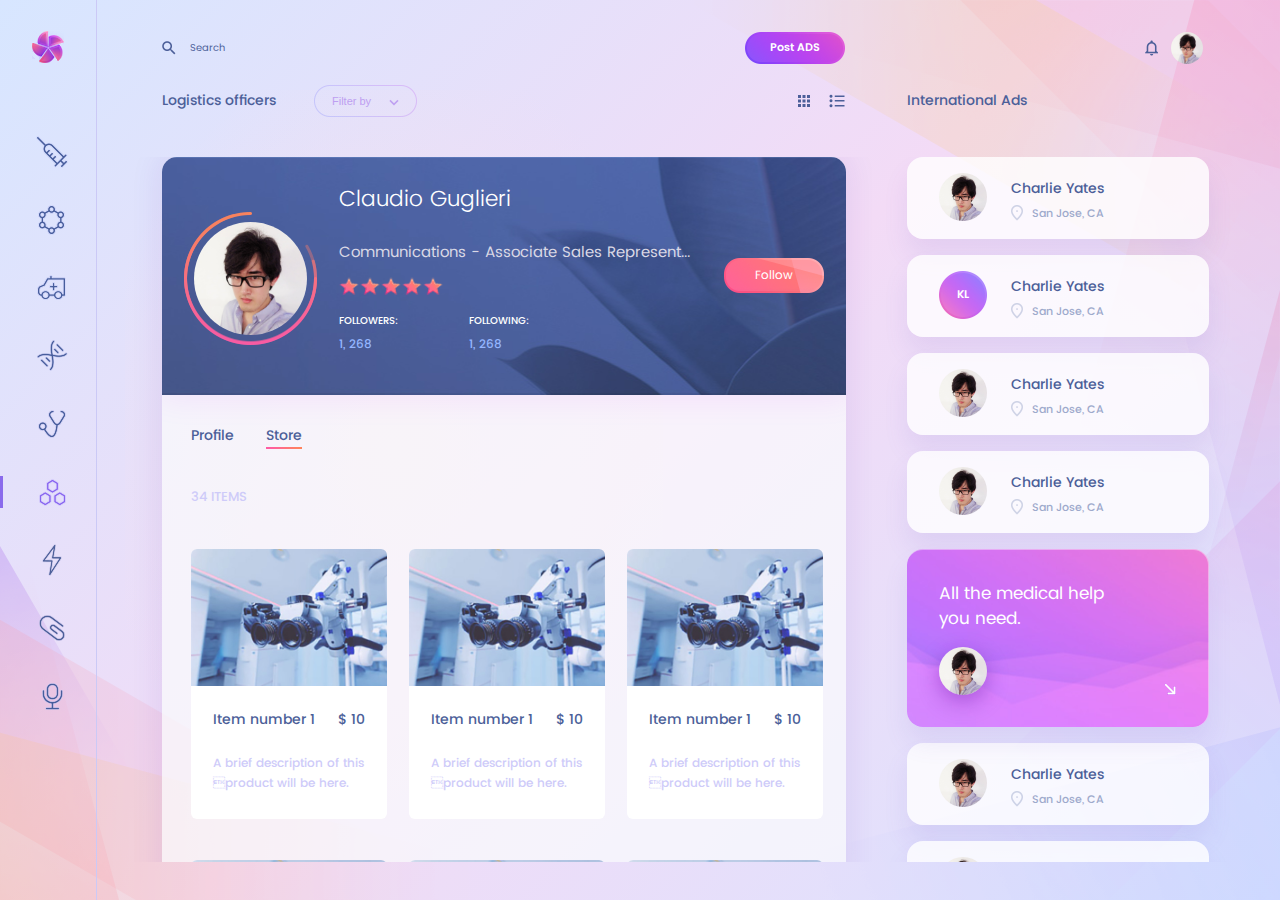
<file: store.html>
<!doctype html>
<html lang="en">
<head>
	<title></title>
	<meta name="description" content="" />
	<meta name="keywords" content="" />
	<meta http-equiv="Content-Type" content="text/html; charset=utf-8" />

<link rel="stylesheet" href="css/jquery.bxslider.css" type="text/css" />
	<link rel="stylesheet" href="css/tooltip.css" type="text/css" />
	<link rel="stylesheet" href="css/style.css" type="text/css" />
    <script type="text/javascript" src="js/jquery.min.js"></script>
	<script type="text/javascript" src="js/jquery.bxslider.js"></script>
	<script type="text/javascript" src="js/tooltip.js"></script>
    <script type="text/javascript" src="js/main.js"></script>
</head>

<body>

<div class="bg">
<div class="content">
	<div class="header">
		<div class="responsive"></div>
		<div class="logo">
			<a href="/"><img src="img/logo.png" width="32" height="32" alt="" /></a>
		</div>
		<div class="search_box">
			<form method="" class="search">
				<input type="submit" value="" />
				<input type="text" value="Search" />
			</form>
		</div>
	</div>
	<aside class="tool">
		<div class="close"></div>
        <div class="logo">
			<a href="/"><img src="img/logo.png" width="32" height="32" alt="" /></a>
		</div>

		<h3>services</h3>
		<ul class="services">
			<li><a href="#" data-toggle="tooltip" title="Equipment">Equipment</a></li>
			<li><a href="#" data-toggle="tooltip" title="Consumables">Consumables</a></li>
			<li><a href="#" data-toggle="tooltip" title="Ambulance">Ambulance</a></li>
			<li><a href="#" data-toggle="tooltip" title="Engineers">Engineers</a></li>
		</ul>

		<h3>jobs</h3>
		<ul class="jobs">
			<li><a href="#" data-toggle="tooltip" title="Profession">Profession</a></li>
			<li class="active"><a href="#" data-toggle="tooltip" title="Logistics officers">Logistics officers</a></li>
			<li><a href="#" data-toggle="tooltip" title="Agents">Agents</a></li>
			<li><a href="#" data-toggle="tooltip" title="Executives">Executives</a></li>
			<li><a href="#" data-toggle="tooltip" title="Technical Agents">Technical Agents</a></li>
		</ul>

		<h6>&copy; 2009–2017 Pehia</h6>

    </aside>
	<div class="txt">
		<div class="search_box">
			<a href="#" class="add_post">Post ADS</a>

			<form method="" class="search">
				<input type="submit" value="" />
				<input type="text" value="Search" />
			</form>
		</div>

		<div class="view">
			<div class="filter">
				<span>Logistics officers</span>
				<div class="button">
					<select>
						<option>Filter by</option>
						<option>By name</option>
					</select>
				</div>
			</div>
			<div class="switcher">
				<a href="#" id="list"></a>
				<a href="#" id="icons"></a>				
			</div>
		</div>

		<div class="scrollbar">

			<div class="store_page">
				<div class="top">
					<div class="person"><img src="img/person.jpg" width="113" height="113" /></div>
					<div class="follow"><a href="#">Follow</a></div>
					<div class="info">
						<h3>Claudio Guglieri</h3>
						<p>Communications - Associate Sales Represent...</p>
						<div class="star">
							<img src="img/star_active_big.png" width="20" height="18" />
							<img src="img/star_active_big.png" width="20" height="18" />
							<img src="img/star_active_big.png" width="20" height="18" />
							<img src="img/star_active_big.png" width="20" height="18" />
							<img src="img/star_active_big.png" width="20" height="18" />
						</div>
						<div class="data">
							<div>Followers:</div>
							<strong>1, 268</strong>
						</div>
						<div class="data">
							<div>following:</div>
							<strong>1, 268</strong>
						</div>
					</div>
				</div>

				<ul class="tabs">
					<li><a href="#">Profile</a></li>
					<li class="active">Store</li>
				</ul>

				<h3>34 items</h3>

				<div class="items">
					<div class="box">
						<div>
							<div class="picture"><img src="img/item.jpg" /></div>
							<h3>Item number 1</h3>
							<span>$ 10</span>
							<p>A brief description of this product will be here.</p>
						</div>
					</div>


					<div class="box">
						<div>
							<div class="picture"><img src="img/item.jpg" /></div>
							<h3>Item number 1</h3>
							<span>$ 10</span>
							<p>A brief description of this product will be here.</p>
						</div>
					</div>


					<div class="box">
						<div>
							<div class="picture"><img src="img/item.jpg" /></div>
							<h3>Item number 1</h3>
							<span>$ 10</span>
							<p>A brief description of this product will be here.</p>
						</div>
					</div>


					<div class="box">
						<div>
							<div class="picture"><img src="img/item.jpg" /></div>
							<h3>Item number 1</h3>
							<span>$ 10</span>
							<p>A brief description of this product will be here.</p>
						</div>
					</div>


					<div class="box">
						<div>
							<div class="picture"><img src="img/item.jpg" /></div>
							<h3>Item number 1</h3>
							<span>$ 10</span>
							<p>A brief description of this product will be here.</p>
						</div>
					</div>


					<div class="box">
						<div>
							<div class="picture"><img src="img/item.jpg" /></div>
							<h3>Item number 1</h3>
							<span>$ 10</span>
							<p>A brief description of this product will be here.</p>
						</div>
					</div>


					<div class="box">
						<div>
							<div class="picture"><img src="img/item.jpg" /></div>
							<h3>Item number 1</h3>
							<span>$ 10</span>
							<p>A brief description of this product will be here.</p>
						</div>
					</div>


				</div>

			</div>


		</div>

	</div><!-- /txt-->
	<div class="right">
		<div class="user">
			<a href="#"><img src="img/person.jpg" width="32" height="32" alt="" /></a>
			 <span class="notification"></span>
		</div>
		<h3>International Ads</h3>
		<div class="scrollbar">
			<div class="block">
				<div class="picture">
					<img src="img/person.jpg" width="48" height="48" />
				</div>
				<div class="info">
					<h3>Charlie Yates</h3>
					<div class="place">San Jose, CA</div>
				</div>
			</div><!-- /block -->

			<div class="block">
				<div class="no_picture">
					KL
				</div>
				<div class="info">
					<h3>Charlie Yates</h3>
					<div class="place">San Jose, CA</div>
				</div>
			</div><!-- /block -->

			<div class="block">
				<div class="picture">
					<img src="img/person.jpg" width="48" height="48" />
				</div>
				<div class="info">
					<h3>Charlie Yates</h3>
					<div class="place">San Jose, CA</div>
				</div>
			</div><!-- /block -->

			<div class="block">
				<div class="picture">
					<img src="img/person.jpg" width="48" height="48" />
				</div>
				<div class="info">
					<h3>Charlie Yates</h3>
					<div class="place">San Jose, CA</div>
				</div>
			</div><!-- /block -->

			<div class="block adv">
				<p>All the medical help you need.</p>
				<div class="picture">
					<img src="img/person.jpg" width="48" height="48" />
				</div>
				<div class="link">
					<a href="#"><img src="img/adv_arrow.gif" width="12" height="12" /></a>
				</div>
			</div><!-- /block -->

			<div class="block">
				<div class="picture">
					<img src="img/person.jpg" width="48" height="48" />
				</div>
				<div class="info">
					<h3>Charlie Yates</h3>
					<div class="place">San Jose, CA</div>
				</div>
			</div><!-- /block -->

			<div class="block">
				<div class="picture">
					<img src="img/person.jpg" width="48" height="48" />
				</div>
				<div class="info">
					<h3>Charlie Yates</h3>
					<div class="place">San Jose, CA</div>
				</div>
			</div><!-- /block -->

			<div class="block">
				<div class="picture">
					<img src="img/person.jpg" width="48" height="48" />
				</div>
				<div class="info">
					<h3>Charlie Yates</h3>
					<div class="place">San Jose, CA</div>
				</div>
			</div><!-- /block -->


		</div>
	</div>
</div>
</div> 	  
</body>
</html>
</file>
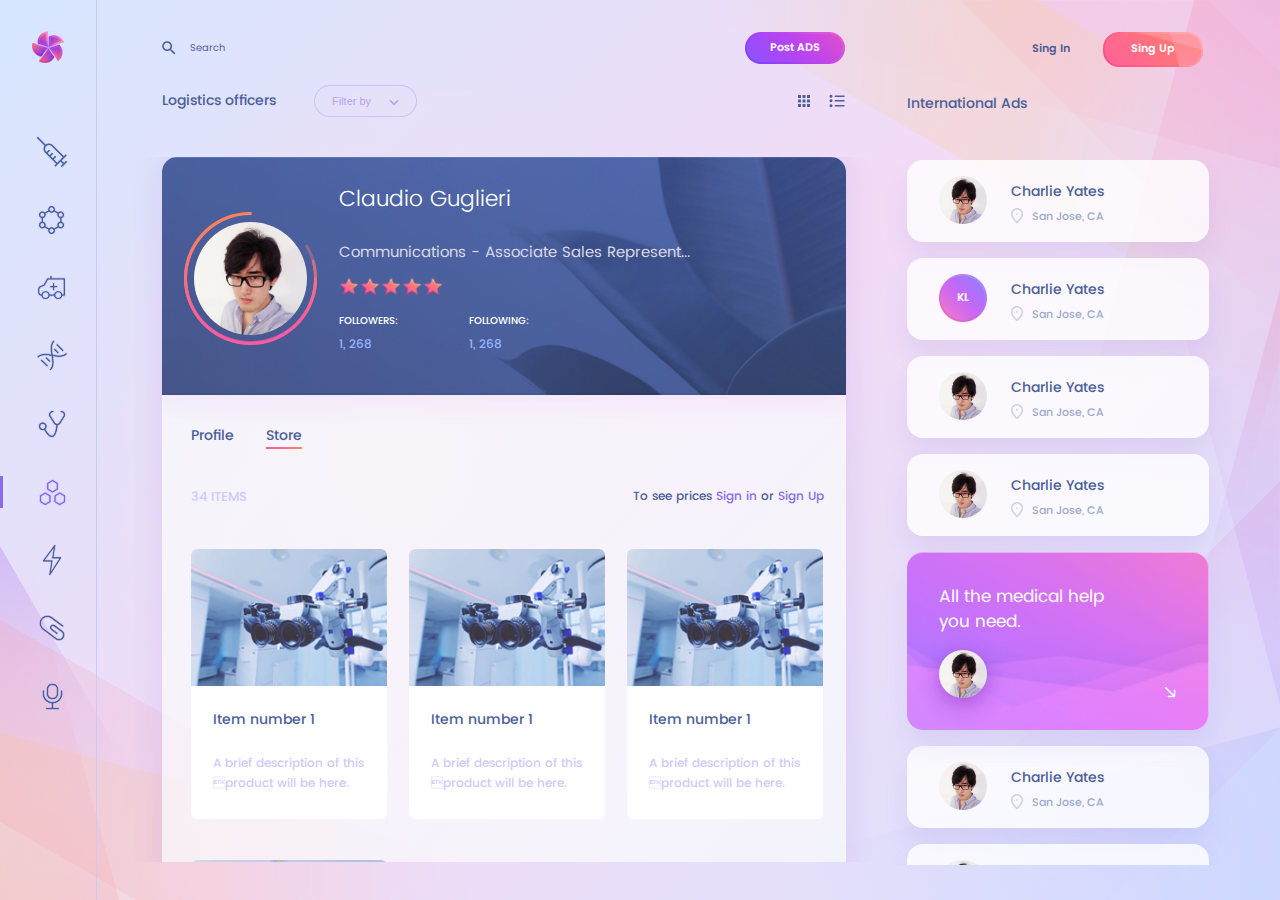
<file: store_not_logged.html>
<!doctype html>
<html lang="en">
<head>
	<title></title>
	<meta name="description" content="" />
	<meta name="keywords" content="" />
	<meta http-equiv="Content-Type" content="text/html; charset=utf-8" />

<link rel="stylesheet" href="css/jquery.bxslider.css" type="text/css" />
	<link rel="stylesheet" href="css/tooltip.css" type="text/css" />
	<link rel="stylesheet" href="css/style.css" type="text/css" />
    <script type="text/javascript" src="js/jquery.min.js"></script>
	<script type="text/javascript" src="js/jquery.bxslider.js"></script>
	<script type="text/javascript" src="js/tooltip.js"></script>
    <script type="text/javascript" src="js/main.js"></script>
</head>

<body>

<div class="bg">
<div class="content">
	<div class="header">
		<div class="responsive"></div>
		<div class="logo">
			<a href="/"><img src="img/logo.png" width="32" height="32" alt="" /></a>
		</div>
		<div class="search_box">
			<form method="" class="search">
				<input type="submit" value="" />
				<input type="text" value="Search" />
			</form>
		</div>
	</div>
	<aside class="tool">
		<div class="close"></div>
        <div class="logo">
			<a href="/"><img src="img/logo.png" width="32" height="32" alt="" /></a>
		</div>

		<h3>services</h3>
		<ul class="services">
			<li><a href="#" data-toggle="tooltip" title="Equipment">Equipment</a></li>
			<li><a href="#" data-toggle="tooltip" title="Consumables">Consumables</a></li>
			<li><a href="#" data-toggle="tooltip" title="Ambulance">Ambulance</a></li>
			<li><a href="#" data-toggle="tooltip" title="Engineers">Engineers</a></li>
		</ul>

		<h3>jobs</h3>
		<ul class="jobs">
			<li><a href="#" data-toggle="tooltip" title="Profession">Profession</a></li>
			<li class="active"><a href="#" data-toggle="tooltip" title="Logistics officers">Logistics officers</a></li>
			<li><a href="#" data-toggle="tooltip" title="Agents">Agents</a></li>
			<li><a href="#" data-toggle="tooltip" title="Executives">Executives</a></li>
			<li><a href="#" data-toggle="tooltip" title="Technical Agents">Technical Agents</a></li>
		</ul>

		<h6>&copy; 2009–2017 Pehia</h6>

    </aside>
	<div class="txt">
		<div class="search_box">
			<a href="#" class="add_post">Post ADS</a>

			<form method="" class="search">
				<input type="submit" value="" />
				<input type="text" value="Search" />
			</form>
		</div>

		<div class="view">
			<div class="filter">
				<span>Logistics officers</span>
				<div class="button">
					<select>
						<option>Filter by</option>
						<option>By name</option>
					</select>
				</div>
			</div>
			<div class="switcher">
				<a href="#" id="list"></a>
				<a href="#" id="icons"></a>				
			</div>
		</div>

		<div class="scrollbar">

			<div class="store_page">
				<div class="top">
					<div class="person"><img src="img/person.jpg" width="113" height="113" /></div>
					<div class="info">
						<h3>Claudio Guglieri</h3>
						<p>Communications - Associate Sales Represent...</p>
						<div class="star">
							<img src="img/star_active_big.png" width="20" height="18" />
							<img src="img/star_active_big.png" width="20" height="18" />
							<img src="img/star_active_big.png" width="20" height="18" />
							<img src="img/star_active_big.png" width="20" height="18" />
							<img src="img/star_active_big.png" width="20" height="18" />
						</div>
						<div class="data">
							<div>Followers:</div>
							<strong>1, 268</strong>
						</div>
						<div class="data">
							<div>following:</div>
							<strong>1, 268</strong>
						</div>
					</div>
				</div>

				<ul class="tabs">
					<li><a href="#">Profile</a></li>
					<li class="active">Store</li>
				</ul>

				<div class="not_logged">
					<div class="label">To see prices <a href="#">Sign in</a> or <a href="#">Sign Up</a></div>
					<h3>34 items</h3>
				</div>
				<div class="items">
					<div class="box">
						<div>
							<div class="picture"><img src="img/item.jpg" /></div>
							<h3>Item number 1</h3>
							<p>A brief description of this product will be here.</p>
						</div>
					</div>


					<div class="box">
						<div>
							<div class="picture"><img src="img/item.jpg" /></div>
							<h3>Item number 1</h3>
							<p>A brief description of this product will be here.</p>
						</div>
					</div>


					<div class="box">
						<div>
							<div class="picture"><img src="img/item.jpg" /></div>
							<h3>Item number 1</h3>
							<p>A brief description of this product will be here.</p>
						</div>
					</div>


					<div class="box">
						<div>
							<div class="picture"><img src="img/item.jpg" /></div>
							<h3>Item number 1</h3>
							<p>A brief description of this product will be here.</p>
						</div>
					</div>


				</div>

			</div>


		</div>

	</div><!-- /txt-->
	<div class="right">
		<div class="user login">
			<a href="#" class="singup">Sing Up</a>
			<a href="#" class="singin">Sing In</a>
		</div>
		<h3>International Ads</h3>
		<div class="scrollbar">
			<div class="block">
				<div class="picture">
					<img src="img/person.jpg" width="48" height="48" />
				</div>
				<div class="info">
					<h3>Charlie Yates</h3>
					<div class="place">San Jose, CA</div>
				</div>
			</div><!-- /block -->

			<div class="block">
				<div class="no_picture">
					KL
				</div>
				<div class="info">
					<h3>Charlie Yates</h3>
					<div class="place">San Jose, CA</div>
				</div>
			</div><!-- /block -->

			<div class="block">
				<div class="picture">
					<img src="img/person.jpg" width="48" height="48" />
				</div>
				<div class="info">
					<h3>Charlie Yates</h3>
					<div class="place">San Jose, CA</div>
				</div>
			</div><!-- /block -->

			<div class="block">
				<div class="picture">
					<img src="img/person.jpg" width="48" height="48" />
				</div>
				<div class="info">
					<h3>Charlie Yates</h3>
					<div class="place">San Jose, CA</div>
				</div>
			</div><!-- /block -->

			<div class="block adv">
				<p>All the medical help you need.</p>
				<div class="picture">
					<img src="img/person.jpg" width="48" height="48" />
				</div>
				<div class="link">
					<a href="#"><img src="img/adv_arrow.gif" width="12" height="12" /></a>
				</div>
			</div><!-- /block -->

			<div class="block">
				<div class="picture">
					<img src="img/person.jpg" width="48" height="48" />
				</div>
				<div class="info">
					<h3>Charlie Yates</h3>
					<div class="place">San Jose, CA</div>
				</div>
			</div><!-- /block -->

			<div class="block">
				<div class="picture">
					<img src="img/person.jpg" width="48" height="48" />
				</div>
				<div class="info">
					<h3>Charlie Yates</h3>
					<div class="place">San Jose, CA</div>
				</div>
			</div><!-- /block -->

			<div class="block">
				<div class="picture">
					<img src="img/person.jpg" width="48" height="48" />
				</div>
				<div class="info">
					<h3>Charlie Yates</h3>
					<div class="place">San Jose, CA</div>
				</div>
			</div><!-- /block -->


		</div>
	</div>
</div>
</div> 	  
</body>
</html>
</file>
<file: css/tooltip.css>
.tooltip {
  position: absolute;
  z-index: 1070;
  display: block;
  font-weight: 600;
  font-size: 12px;
  font-style: normal;
  font-weight: normal;
  line-height: 1.42857143;
  text-align: left;
  text-align: start;
  text-decoration: none;
  text-shadow: none;
  text-transform: none;
  letter-spacing: normal;
  word-break: normal;
  word-spacing: normal;
  word-wrap: normal;
  white-space: normal;
  filter: alpha(opacity=0);
  opacity: 0;
  line-break: auto;
  margin-left: 10px;
}
.tooltip.in {
  filter: alpha(opacity=90);
  opacity: .9;
}
.tooltip.top {
  padding: 5px 0;
  margin-top: -3px;
}
.tooltip.right {
  padding: 0 5px;
  margin-left: 3px;
}
.tooltip.bottom {
  padding: 5px 0;
  margin-top: 3px;
}
.tooltip.left {
  padding: 0 5px;
  margin-left: -3px;
}
.tooltip-inner {
  max-width: 200px;
  padding: 3px 8px;
  color: #8f72ed;
  text-align: center;
  background-color:white;
  border-radius: 4px;-webkit-box-shadow: 0px 9px 14px 0px rgba(50, 50, 50, 0.43);
-moz-box-shadow:    0px 9px 14px 0px rgba(50, 50, 50, 0.43);
box-shadow:         0px 9px 14px 0px rgba(50, 50, 50, 0.43);
}
.tooltip-arrow {
  position: absolute;
  width: 0;
  height: 0;
  border-color: transparent;
  border-style: solid;
}
.tooltip.top .tooltip-arrow {
  bottom: 0;
  left: 50%;
  margin-left: -5px;
  border-width: 5px 5px 0;
  border-top-color: white;
}
.tooltip.top-left .tooltip-arrow {
  right: 5px;
  bottom: 0;
  margin-bottom: -5px;
  border-width: 5px 5px 0;
  border-top-color: white;
}
.tooltip.top-right .tooltip-arrow {
  bottom: 0;
  left: 5px;
  margin-bottom: -5px;
  border-width: 5px 5px 0;
  border-top-color: white;
}
.tooltip.right .tooltip-arrow {
  top: 50%;
  left: 0;
  margin-top: -5px;
  border-width: 5px 5px 5px 0;
  border-right-color: white;
}
.tooltip.left .tooltip-arrow {
  top: 50%;
  right: 0;
  margin-top: -5px;
  border-width: 5px 0 5px 5px;
  border-left-color: white;
}
.tooltip.bottom .tooltip-arrow {
  top: 0;
  left: 50%;
  margin-left: -5px;
  border-width: 0 5px 5px;
  border-bottom-color:white;
}
.tooltip.bottom-left .tooltip-arrow {
  top: 0;
  right: 5px;
  margin-top: -5px;
  border-width: 0 5px 5px;
  border-bottom-color: white;
}
.tooltip.bottom-right .tooltip-arrow {
  top: 0;
  left: 5px;
  margin-top: -5px;
  border-width: 0 5px 5px;
  border-bottom-color: white;
}
</file>
<file: css/style.css>
﻿@import url('fonts.css');



html, body {margin:0; padding:0;}
.container {position: relative; min-height:100%; height: 100%; min-width: 400px;}
* html .container {height: 100%;}
* {box-sizing: border-box; -moz-box-sizing: border-box; box-sizing: border-box;}
img {border:none;}
* {margin:0px; padding:0px;}
body { font-family: 'Poppins', sans-serif;}
a { text-decoration:none; color: #4c5f99;}
a:hover { text-decoration:underline;}





header {position:relative; height:64px;}




.content {display: table; width:100%; max-width: 1440px; min-height: 100vh; position: relative; margin: 0 auto;}
.content > aside, .txt, .right {float:left; display:table-column; position: relative; min-height: 100vh; height: 730px;}
 


aside { float:left; width: 18%; width: 97px;  border-right: 1px solid #cbc9f6; height: 100%; position: relative; z-index:2; -webkit-transition: left 1s; transition: left 1s; -webkit-transition: opacity 1s; transition: opacity 1s;}
aside .logo { width: 100%; float: left; padding: 31px 0 55px 32px;}




aside .logo img { float: left; vertical-align: middle; -webkit-transition: transform 1s; transition: transform 1s;}
aside .logo a:hover img {-ms-transform: rotate(360deg); -webkit-transform: rotate(360deg); transform: rotate(360deg);}
aside .close { display: none; width: 18px; height: 18px; cursor: pointer; position: absolute; right: 32px; top: 32px; background: url('../img/close.png') no-repeat 50% 50%; opacity: .6;}

aside .logo span { float: left; display: inline-block; vertical-align: middle; font-size: 15px; font-weight: 600; color: #4c5f99; line-height: 32px; margin-left: 15px;}
aside h3 {float: left; width: 100%; padding: 0 0 22px 32px; color: #50639c; letter-spacing: 1px; text-transform: uppercase; font-weight: 600; font-size: 11px; display: none;}
aside h6 {color: #50639c; letter-spacing: 1px; font-weight: 600; display: none; font-size: 11px; position: absolute; left: 32px; bottom: 32px;}
aside ul { float: left; width: 100%; list-style: none; padding-bottom: 0;}
aside ul li { margin: 18px 0; float: left; width: 100%; height: 32px;}

aside ul li a {color: #50639c; font-weight: 500; width: 32px; position: relative; overflow: hidden; padding-left: 80px; font-size: 11px; height: 32px; line-height: 18px; position: relative; text-decoration: none; display: block; float: left;}
aside ul li a:before { content: ""; width: 32px; height: 32px; position: absolute; left: 36px; top: 0; background: url('../img/icons_menu.png') no-repeat 0 0;}
aside ul li.active a:before { background-position-y: bottom; left: 33px;}
aside ul li.active a {border-left: 3px solid #8a6bec; padding-left: 77px;}

aside ul.services li:nth-child(2) a:before { background-position-x: -32px;}
aside ul.services li:nth-child(3) a:before { background-position-x: -64px;}
aside ul.services li:nth-child(4) a:before { background-position-x: -96px;}

aside ul.jobs li:nth-child(1) a:before { background-position-x: -128px;}
aside ul.jobs li:nth-child(2) a:before { background-position-x: -160px;}
aside ul.jobs li:nth-child(3) a:before { background-position-x: -192px;}
aside ul.jobs li:nth-child(4) a:before { background-position-x: -224px;}
aside ul.jobs li:nth-child(5) a:before { background-position-x: -256px;}

.txt {padding: 0 0 0 35px; width: 63%;}
.right { width: 29%; min-width: 236px;}
footer {position:relative; margin-top:-50px; height:50px;}

.search_box { float: left; width: 100%; padding-top: 32px; height: 64px; padding-right: 27px; padding-left: 30px;}
.search_box .add_post { float: right; width: 100px; height: 32px;  background: url('../img/post_adv.png') no-repeat 0 0; display: inline-block; text-align: center; text-decoration: none; color: #fff; font-size: 11px; line-height: 32px; font-weight: 600;}

.search_box .search {width: 240px; float: left;}
.search_box .search input[type=submit] {float: left; width: 14px; margin-top: 9px; height: 14px; border: none; background: url('../img/zoom_icon.png') no-repeat 0 0; cursor: pointer;}
.search_box .search input[type=text] {float: left; font-family: 'Poppins'; color:#4c5f99; width: 226px; font-size: 10px; line-height: 32px; border:none; padding-left: 14px; background: none;}
input:focus, select:focus {outline: none;}

.right .user {float: left; width: 100%; padding:32px 32px 0 0;}
.right .user img { float: right; border-radius: 16px;}
.right .user .notification {width: 13px; height: 16px; margin: 8px 13px 0 0;  display: inline-block; float: right; background: url('../img/notification_ico.png') no-repeat 0 0;}


.right .user.login a.singup { display: block; width: 100px; height: 35px; text-decoration: none; text-align: center; background: url('../img/follow1.png') no-repeat 0 0; color: #fff; font-size: 11px; line-height: 35px; float: right; font-weight: 600;}
.right .user.login a.singin { display: inline-block; margin: 0 33px; height: 35px; text-decoration: none; text-align: center; font-weight: 600; color: #4c5f99; font-size: 11px; line-height: 35px; float: right;}
.right .user.login a.singin:hover { text-decoration: underline;}


.scrollbar {float: left; width: 100%; overflow-y: scroll; position: relative; padding-right: 26px; padding-left: 35px;}

.scrollbar::-webkit-scrollbar-track
{
	background: none;
}

.scrollbar::-webkit-scrollbar
{
	width: 3px;
	background: none;
}

.scrollbar::-webkit-scrollbar-thumb
{
	background: #f8f7fb;
  opacity: .4;
}


body {
background: rgba(215,230,255,1);
background: -moz-linear-gradient(-45deg, rgba(215,230,255,1) 0%, rgba(243,219,246,1) 50%, rgba(240,220,247,1) 55%, rgba(217,227,255,1) 100%);
background: -webkit-gradient(left top, right bottom, color-stop(0%, rgba(215,230,255,1)), color-stop(50%, rgba(243,219,246,1)), color-stop(55%, rgba(240,220,247,1)), color-stop(100%, rgba(217,227,255,1)));
background: -webkit-linear-gradient(-45deg, rgba(215,230,255,1) 0%, rgba(243,219,246,1) 50%, rgba(240,220,247,1) 55%, rgba(217,227,255,1) 100%);
background: -o-linear-gradient(-45deg, rgba(215,230,255,1) 0%, rgba(243,219,246,1) 50%, rgba(240,220,247,1) 55%, rgba(217,227,255,1) 100%);
background: -ms-linear-gradient(-45deg, rgba(215,230,255,1) 0%, rgba(243,219,246,1) 50%, rgba(240,220,247,1) 55%, rgba(217,227,255,1) 100%);
background: linear-gradient(135deg, rgba(215,230,255,1) 0%, rgba(243,219,246,1) 50%, rgba(240,220,247,1) 55%, rgba(217,227,255,1) 100%);
filter: progid:DXImageTransform.Microsoft.gradient( startColorstr='#d7e6ff', endColorstr='#d9e3ff', GradientType=1 );
	background-attachment: fixed;

  
}

.content:before {
	content:"";
	width: 43%;
	height: 80%;
	position: absolute;
	left: 10%;
	top: 10%;
background: rgba(243,224,240,1);
background: -moz-radial-gradient(center, ellipse cover, rgba(243,224,240,1) 0%, rgba(243,224,240,0) 80%);
background: -webkit-gradient(radial, center center, 0px, center center, 80%, color-stop(0%, rgba(243,224,240,1)), color-stop(800%, rgba(243,224,240,0)));
background: -webkit-radial-gradient(center, ellipse cover, rgba(243,224,240,1) 0%, rgba(243,224,240,0) 80%);
background: -o-radial-gradient(center, ellipse cover, rgba(243,224,240,1) 0%, rgba(243,224,240,0) 80%);
background: -ms-radial-gradient(center, ellipse cover, rgba(243,224,240,1) 0%, rgba(243,224,240,0) 80%);
background: radial-gradient(ellipse at center, rgba(243,224,240,1) 0%, rgba(243,224,240,0) 80%);
filter: progid:DXImageTransform.Microsoft.gradient( startColorstr='#f3e0f0', endColorstr='#f3e0f0', GradientType=1 );



}

.bg {min-height: 100vh; position: relative; padding-right: 30px;}

.bg:after {
	content: "";
	left: 0;
	bottom:0;
	position: absolute;
	width: 472px;
	height: 354px;
	background: url('../img/left_bottom.png') no-repeat left top;
	z-index: -1;
}

.bg:before {
	content: "";
	right: 0;
	bottom:0;
	position: absolute;
	width: 467px;
	height: 610px;
	background: url('../img/right_bottom.png') no-repeat left top;
}

body:before {
	content: "";
	right: 0;
	top:0;
	position: absolute;
	width: 587px;
	height: 705px;
	background: url('../img/right_top.png') no-repeat left top;
}


html {min-height: 100vh;}
.end_content {position:relative; height:50px; clear:both;}


.txt .view {height: 72px; float: left; width: 100%; margin-top: 21px; padding-bottom: 40px; padding-left: 30px;}
.txt .view .switcher {float: right; width: 95px; padding: 0 27px 0 0;}
.txt .view .switcher a { width: 16px; margin: 9px 0 0 17px; height: 14px; float: right; display: inline-block; background: url('../img/view_switcher.png') no-repeat 0 top;}
.txt .view .switcher a#icons { background-position: right 0;}
.txt .view .filter {float: left; width: 290px; height: 32px; color: #4c5f99; font-size: 14px; font-weight: 500; line-height: 32px;}
.txt .view .filter .button select {
  border-radius: 0;
    background: transparent;
    height: 32px;
    border: 0;
     font-weight: 500px; font-size: 11px; color: #be9ff1; line-height: 32px;
    -webkit-appearance: none;
    width: 85px;
}

.txt .view .filter .button {display: inline-block; position: relative; padding-left: 18px; cursor: pointer; margin-left: 34px; width: 103px; vertical-align: middle; height: 32px; background: url('../img/filter_bg.png') no-repeat 0 0;}
.txt .view .filter span { line-height: 32px; vertical-align: middle;}
.txt .view .filter .button:after {content: ""; width: 10px; height: 7px; position: absolute; background: url('../img/arrow_down.png') no-repeat 0 0; top: 14px; right: 18px;}
.right h3 {float: left; width: 100%; height: 72px; color: #4c5f99; margin-top: 21px; font-size: 14px; font-weight: 500; line-height: 32px; }
.right > h3 {padding-left: 35px;}

.right .scrollbar .block { padding: 16px 32px; margin-bottom: 16px; float: left; width: 100%; border-radius: 16px; background: rgba(255, 255, 255, .8);-webkit-box-shadow: 0px 16px 25px 0px rgba(118, 88, 198, 0.1);
-moz-box-shadow:    0px 16px 25px 0px rgba(118, 88, 198, 0.1);
box-shadow:         0px 16px 25px 0px rgba(118, 88, 198, 0.1);}
.right .scrollbar .block .picture { float: left; width: 48px;}
.right .scrollbar .block .no_picture { float: left; width: 48px; height: 48px; background: url('../img/no_picture.png') no-repeat 0 0; text-align: center; font-size: 11px; color: #fff; line-height: 48px; font-weight: 600;}
.right .scrollbar .block .picture img { float: left; border-radius: 24px;}
.right .scrollbar .block .info { padding-left: 72px;}
.right .scrollbar .block .info h3 { height: auto; margin: 0; line-height: 16px; padding:8px 0;}
.right .scrollbar .block .info .place { width: 100%; color: #9eaacc; font-size: 11px; font-weight: 500; float: left; background: url('../img/point.png') no-repeat 0 0; padding-left: 21px;}
.right .scrollbar .block:last-child { margin: 0; box-shadow: none;}
.right .scrollbar .block.adv { min-height: 172px; padding: 32px; color: #fff; font-size: 17px;  background: url('../img/adv_right_bg.jpg') no-repeat 50% 50%; position: relative; border-top: 1px solid rgba(255,255,255,0.4); border-right: 1px solid rgba(255,255,255,0.4);}
.right .scrollbar .block.adv p { float: left; width: 80%; padding-bottom: 15px; line-height: 25px;}
.right .scrollbar .block.adv .picture img {
-webkit-box-shadow: 0px 7px 21px 0px rgba(95, 17, 161, 0.4);
-moz-box-shadow:    0px 7px 21px 0px rgba(95, 17, 161, 0.4);
box-shadow:         0px 7px 21px 0px rgba(95, 17, 161, 0.4);
}
.right .scrollbar .block.adv .link { position: absolute; right: 32px; bottom: 32px;}
.right .scrollbar .block.adv .link img { float: left;}

.txt .scrollbar { padding-left: 30px;}
.txt .scrollbar .block { padding: 16px 32px; margin-bottom: 16px; float: left; width: 100%; border-radius: 16px; background: rgba(255, 255, 255, .72);-webkit-box-shadow: 0px 16px 25px 0px rgba(118, 88, 198, 0.1);
-moz-box-shadow:    0px 16px 25px 0px rgba(118, 88, 198, 0.1);
box-shadow:         0px 16px 25px 0px rgba(118, 88, 198, 0.1);}
.txt .scrollbar .block:last-child { margin: 0; box-shadow: none;}
.txt .scrollbar .block .picture { float: left; width: 64px;}
.txt .scrollbar .block .picture img { float: left; border-radius: 33px;}
.txt .scrollbar .block .info { padding-left: 96px;}
.txt .scrollbar .block .info .top { float: left; width: 100%;}
.txt .scrollbar .block .info .top .actions { float: right; width: 145px;}
.txt .scrollbar .block .info .top .actions .follow { height: 32px; float: right; text-align: center; font-size: 11px; line-height: 32px; text-decoration: none; font-weight: 600; display: inline-block; margin-left: 12px; color: #aeaedb; border:1px solid #aeaedb; border-radius: 16px; width: 88px;}

.txt .scrollbar .block .info .top .actions .follow.active { color: #fff; background: url('../img/follow.png') no-repeat 0 0; border-radius: 0; border:none; width: 73px;}

.txt .scrollbar .block .info .top .actions .mail { float: right; width: 32px; height: 32px; border:1px solid #d1d1eb; border-radius: 4px; display: inline-block; text-decoration: none; background: url('../img/mail.png') no-repeat -1px 0;}
.txt .scrollbar .block .info .top .actions .mail.active, .txt .scrollbar .block .info .top .actions .mail:hover { border-color: #aab8fb; background-position: -1px -32px;}
.txt .scrollbar .block .info .top h3 { padding-right: 160px; color: #4c5f99; font-size: 14px; font-weight: 500; line-height: 18px; padding-top: 6px;}
.txt .scrollbar .block .info .top h3 span { font-size: 9px; text-transform: uppercase; margin-left: 10px;}
.txt .scrollbar .block .info .rating { float: left; width: 100%; padding: 12px 0;}
.txt .scrollbar .block .info .rating .star { display: inline-block; padding-right: 10px; vertical-align: middle;}
.txt .scrollbar .block .info .rating .star img { float: left; margin: 0 1px;}
.txt .scrollbar .block .info .rating em { font-style: normal; vertical-align: middle; color: #9aa7d1; font-size: 11px; line-height: 15px; font-weight: 500;}

.txt .scrollbar .block .info .place {  color: #9eaacc; font-size: 11px; font-weight: 500; float: left; background: url('../img/point.png') no-repeat 0 0; padding-left: 21px; padding-right: 90px;}
.txt .scrollbar .block .info .price { float: right; width: 80px; text-align: right; color: #495f9f; font-weight: 600; font-size: 13px; }
.txt .scrollbar .block .info .text { float: left; width: 100%; font-size: 13px; color: #4c61a2;}

.txt .scrollbar .block.gold { background: #fff url('../img/gold.png') no-repeat left bottom;}

.txt .scrollbar .block.gold .picture { width: 78px; height: 78px; background: url('../img/gold_person.png') no-repeat 0 0; padding: 7px 0 0 7px; margin: 15px 0 0 -7px;}

.txt .carousel { width: 100%; float: left; border-radius: 16px; overflow: hidden; background: #435388 url('../img/carousel_bg.jpg') no-repeat right 0; position: relative; z-index: 20;}
.txt .carousel .picture { float: left; width: 160px;}
.txt .carousel .picture img { float: left;}
.txt .carousel .info { padding: 0 120px 10px 32px; position: relative; overflow: hidden;}

.txt .carousel .info h4 {color: #828bb2; font-size: 9px; text-transform: uppercase; line-height: 60px; }
.txt .carousel .info h3 {color: #fff; font-size: 19px; font-weight: 300; line-height: 120%;padding-right: 61px; background: url('../img/stars.png') no-repeat right 0; position: relative; overflow: hidden; float: left;}
.txt .carousel .info p { font-size: 13px;  padding-top: 3px; color: #d9d7e9; float: left; width: 100%;}
.txt .carousel .info .more { display: block; position: absolute; top: 72px; right: 32px; border: 1px solid #e4738e; height: 32px; padding:0 16px; border-radius: 16px; font-size: 11px; color:#fff; text-decoration: none; line-height: 32px; z-index: 10;}


.txt .carousel .info h3, .txt .carousel .info p {
 display: -webkit-box;
  -webkit-line-clamp: 2;
  -webkit-box-orient: vertical;
  overflow: hidden;
  text-overflow: ellipsis;
}


.scrollable {position:relative; width:100%; float: left;}
.bx-wrapper .bx-pager { top: 24px; right: 26px; text-align: right; bottom: auto; width: auto; padding-top: 0;}
.bx-wrapper .bx-viewport { border:none; box-shadow: none; background: none;}
.bx-wrapper { margin: 0; }
.bx-wrapper .bx-pager.bx-default-pager a {
    background: #666;
    width: 17px;
    height: 22px;
    margin: 0;
    border-radius: 0;
    background: url('../img/nav.png') no-repeat 0 0;
}
.bx-wrapper .bx-pager.bx-default-pager a.active {background: url('../img/nav_act.png') no-repeat 0 0; width: 24px; height: 22px;}
.bx-wrapper .bx-pager.bx-default-pager a:hover, .bx-wrapper .bx-pager.bx-default-pager a.active { background-color: none !important;}
.bx-controls-direction { display: none !important;}

.bottom_shadow { padding-bottom: 42px; float: left; width: 100%; position: relative; margin-bottom: 16px;}
.bottom_shadow:before { position: absolute; bottom: 0; height: 100px;border-radius: 16px; content: ""; left: 52px; right: 52px; background: rgba(81, 70, 163, .12); z-index: 1;}
.bottom_shadow:after { position: absolute; bottom: 14px; height: 100px; border-radius: 16px; content: ""; left: 36px; right: 36px;  background: rgba(81, 70, 163, .12) url('../img/carousel_bg.jpg') no-repeat right 0; opacity: .2; z-index: 2;}
.bottom_shadow .shadow { position: absolute; bottom: 31px; height: 100px; border-radius: 16px; content: ""; left: 21px; right: 21px; z-index: 2; background: rgba(81, 70, 163, .12) url('../img/carousel_bg.jpg') no-repeat right 0; opacity: .2;}

.header { float: left; width: 100%; display: none; padding: 17px 32px; height: 66px; border-bottom: 1px solid rgba(201, 197, 250, .5);}
.header .responsive {width: 20px; height: 20px; background: url('../img/resp.gif') no-repeat 50% 50%; cursor: pointer; margin-right: 15px; margin-top: 5px; float: left;}
.header .search_box { width: auto; float: right; height: 32px; padding: 0;}
.header .search_box .search { width: 150px;}
.header .search_box .search input[type="text"] { width: 134px;}

.txt .store_page { float: left; width: 100%; background: rgba(250, 251, 252, 0.72);
border-radius: 15px;
overflow: hidden;
-webkit-box-shadow: 0px 0px 30px 4px rgba(77, 0, 172, 0.08);
-moz-box-shadow:    0px 0px 30px 4px rgba(77, 0, 172, 0.08);
box-shadow:         0px 0px 30px 4px rgba(77, 0, 172, 0.08);}
.txt .store_page .top { float: left; width: 100%; position: relative; height: 238px; background: url('../img/store_top.jpg') no-repeat 50% bottom;
-webkit-box-shadow: 0px 0px 30px 4px rgba(210, 0, 255, 0.08);
-moz-box-shadow:    0px 0px 30px 4px rgba(210, 0, 255, 0.08);
box-shadow:         0px 0px 30px 4px rgba(210, 0, 255, 0.08);
border-top: 1px solid rgba(152, 195, 250, .2);}
.txt .store_page .top .person {width: 133px; height: 133px; float: left; padding: 10px; background: url('../img/person_bg133.png') no-repeat 0 0; margin: 54px 0 0 46px; position: relative; overflow: hidden;}
.txt .store_page .top .person .upload { width: 133px; height: 133px; position: absolute; left: 0; top: 0; z-index: 2; background: url('../img/upload.png') no-repeat 50% 50%;}
.txt .store_page .top .person .upload input {
height: 200px;
position: absolute; 
top: 0;
right: 0;
opacity: 0; 
filter:progid:DXImageTransform.Microsoft.Alpha(opacity=0);
cursor: pointer;
font-size: 200px;
}


.txt .store_page .top .person img { float: left; border-radius: 57px; position: relative; z-index: 1;}
.txt .store_page .top .follow {width: 100px; position: absolute; right: 70px; top: 100px;}
.txt .store_page .top .follow a { display: block; width: 100px; height: 35px; text-decoration: none; text-align: center; background: url('../img/follow1.png') no-repeat 0 0; color: #fff; font-size: 12px; line-height: 35px;}
.txt .store_page .top .info { padding: 0 22px 0 235px;}
.txt .store_page .top .info h3 { color: #fff; width: 100%; font-size: 22px; font-weight: 300; line-height: 110%; height: 85px; vertical-align: middle; display: table-cell;}
.txt .store_page .top .info p { color: #d9d8e5; float: left; width: 100%; padding-right: 160px; font-size: 15px; font-weight: 400; line-height: 130%;}
.txt .store_page .top .info .star { float: left; width: 100%; padding-top: 14px;}
.txt .store_page .top .info .star img { float: left; margin-right: 1px;}
.txt .store_page .top .info .data { float:left;  width: 130px; padding: 18px 10px 0 0; color: #94b5ff; font-size: 12px;}
.txt .store_page .top .info .data div { font-size: 10px; color: #fff; font-weight: 500; text-transform: uppercase; padding-bottom: 6px;}
.txt .store_page .top .info .data strong { font-weight: 500;}


.txt .tabs {float: left; width: 100%; list-style: none; padding: 27px 29px 38px 29px;}
.txt .tabs li { float: left; margin-right: 32px; color: #4c5f99; font-size: 14px; font-weight: 500;}
.txt .tabs li a { color:#4c5f99; text-decoration: none; display: inline-block; padding: 2px 0; float: left;}
.txt .tabs li.active { background: url('../img/tab_border.gif') no-repeat 50% bottom; padding: 2px 0;}
.txt .store_page > h3, .txt .store_page .not_logged h3, .txt .store_page .services h3 { font-size: 13px; font-weight: 500; color: #cecbf9; float: left; width: 100%; padding: 0px 29px; text-transform: uppercase;}

.txt .store_page .not_logged { float: left; width: 100%;}
.txt .store_page .not_logged .label { width: 250px; padding-right: 22px; text-align: right; float: right; font-size: 12px; font-weight: 500; color: #4c5f99;}
.txt .store_page .not_logged h3 { float: none; width: none; padding-right: 260px;}
.txt .store_page .not_logged .label a { color: #896bec; text-decoration: none;}
.txt .store_page .not_logged .label a:hover { text-decoration: underline;}


.txt .store_page .items { float: left; width: 100%; padding: 0 0 29px 29px;}
.txt .store_page .items div.box {float: left; width: 33.3%; padding-right: 22px; margin-top: 41px; overflow: hidden;}
.txt .store_page .items div.box .picture {width: 100%; height: 137px; position: relative; overflow: hidden;-moz-border-radius-topleft: 6px;
-webkit-border-top-left-radius: 6px;
 border-top-left-radius: 6px;
-moz-border-radius-topright: 6px;
-webkit-border-top-right-radius: 6px;
border-top-right-radius: 6px;
text-align: center;}
.txt .store_page .items div.box .picture img {display: inline-block; max-height: 100%; width: auto;}.txt .store_page .items div.box > div { height: 270px; float: left; width: 100%; background: #fff; border-radius: 6px;}
.txt .store_page .items div.box > div h3 {height: 68px; color: #4c5f99; font-size: 14px; font-weight: 500; line-height: 110%; padding: 0 5px 0 22px; display: table-cell; vertical-align: middle; width: 300px;}

.txt .store_page .items div.box span {width: 70px; height: 68px; color: #4c5f99; font-size: 14px; font-weight: 500; line-height: 110%; padding: 0 22px 0 0px; display: table-cell; vertical-align: middle; text-align: right; white-space: nowrap;}


.txt .store_page .items div.box > div p { float: left; width: 100%; font-size: 12px; color: #cecbf9; line-height: 20px; padding: 0 22px; font-weight: 500;  display: -webkit-box;
  -webkit-line-clamp: 3;
  -webkit-box-orient: vertical;
  overflow: hidden;
  text-overflow: ellipsis;}

.txt .store_page .tools {float: left; width: 386px; height: 609px; margin: 0px 0 22px 32px; border-radius: 15px; position: relative; padding-bottom: 41px;}
.txt .store_page .tools:before { position: absolute; bottom: 0; height: 100px;border-radius: 16px; content: ""; left: 52px; right: 52px; background: rgba(147, 101, 251, .12); z-index: 1;}
.txt .store_page .tools:after { position: absolute; bottom: 13px; height: 100px; border-radius: 16px; content: ""; left: 36px; right: 36px;  background: rgba(147, 101, 251, .15); z-index: 2;}
.txt .store_page .shadows {float: left; position: relative; }
.txt .store_page .shadows:after { position: absolute; bottom: -14px; height: 100px; border-radius: 16px; content: ""; left: 7px; right: 7px;  background: rgba(134, 101, 240, .25); z-index: 2;}

.txt .store_page .carousel {float: left; width: 386px; height: 568px; background: url('../img/tool_bg.jpg') no-repeat 0 0; position: relative; padding-top: 20px;-webkit-box-shadow: 0px 0px 30px 5px rgba(76, 95, 153, 0.17);
-moz-box-shadow:    0px 0px 30px 5px rgba(76, 95, 153, 0.17);
box-shadow:         0px 0px 30px 5px rgba(76, 95, 153, 0.17);}
.txt .store_page .carousel ul {float: left; width: 100%; text-align: center;}
.txt .store_page .carousel .bx-wrapper img { display: inline-block;}
.txt .store_page .carousel .bx-wrapper .bx-pager { left: 50%; right: auto; top: auto; bottom: 34px; margin-left: -30px;}
.txt .store_page .carousel .bx-wrapper { height: 568px;}
.txt .store_page .carousel .bx-wrapper .bx-pager.bx-default-pager a {width: 8px; height: 8px; border-radius: 4px; background: #7982bd; margin: 0 4px;}
.txt .store_page .carousel .bx-wrapper .bx-pager.bx-default-pager a.active { background: #fff;}




.txt .store_page .info_tool { padding: 0px 22px 0 450px;}
.txt .store_page .info_tool h1, .txt .store_page .info_tool h3 { font-size: 30px; font-weight: 500; color: #4c5f99; float: left; width: 100%; line-height: 110%;}
.txt .store_page .info_tool h3 { font-size: 19px; padding: 10px 0;}
.txt .store_page .info_tool p { float: left; width: 100%; color: #9eaacc; font-size: 12px; line-height: 20px;}
.txt .store_page .info_tool .column { width: 138px; float: left;}
.txt .store_page .info_tool .column div {float: left; width: 100%; color: #68a7ff; font-size: 11px; font-weight: 500;}
.txt .store_page .info_tool .column div img { vertical-align: middle; margin-right: 10px;}
.txt .store_page .info_tool .column div span { vertical-align: middle;}
.txt .store_page .info_tool .column div em { vertical-align: middle; color: #9eaacc; font-style: normal;}
.txt .store_page .info_tool .column.ensure { float: right;}
.txt .store_page .info_tool .row { width: 100%; float: left; margin-top: 40px; position: relative; padding-bottom: 30px; overflow: hidden;}
.txt .store_page .info_tool .row:before {left: 50%; content: ""; top: 0; height: 500px; width: 1px; background: #dde0ef; position: absolute;}

.txt .store_page .info_tool .column .equipment { width: 138px; font-weight: 500; margin-bottom: 25px; height: 35px; display: block; text-align: center; color: #fff; font-size: 11px; line-height: 35px; text-decoration: none; background: url('../img/check_btn.png') no-repeat 0 0; float: left; margin-top: 28px;}
.txt .store_page .info_tool .column .subscribe { width: 138px; font-weight: 500; margin-bottom: 25px; height: 35px; display: block; text-align: center; color: #fff; font-size: 11px; line-height: 35px; text-decoration: none; background: url('../img/ensure_btn.png') no-repeat 0 0; float: left; margin-top: 28px;}
.txt .store_page .info_tool .column p { float: left; width: 100%; font-size: 12px; font-weight: 500; color: #4c5f99; padding-top: 8px;}

.profile { padding-bottom: 30px;}
.profile .white_box { position: relative; overflow: hidden; margin: 0px 30px 0 30px; padding: 30px 22px 27px 40px; background: #fbfbfe; border-radius: 8px; -webkit-box-shadow: 0px 10px 30px 7px rgba(13, 26, 76, 0.07);
-moz-box-shadow:    0px 10px 30px 7px rgba(13, 26, 76, 0.07);
box-shadow:         0px 10px 30px 7px rgba(13, 26, 76, 0.07);}
.profile .white_box  h3 { float: left; width: 100%; font-size: 13px; line-height: 110%; color: #3f4c76; text-transform: uppercase; font-weight: 600; padding-bottom: 27px;}
.profile .text_block p { float: left; width: 100%; color: #4c5f99; font-size: 13px; line-height: 150%;}
.profile .personal_info { float: left; width: 100%; padding:30px 0;}
.profile .personal_info .contacts { float: left; width: 45%; padding-right: 30px; padding-left: 30px;}
.profile .personal_info .contacts .line { float: left; width: 100%; padding-top: 22px;}
.profile .personal_info .contacts .line img { float: left;}
.profile .personal_info .contacts .line .info { padding-left: 34px;}
.profile .personal_info .contacts .line .info p { float: left; width: 100%; color: #9eaacc; font-size: 13px; font-weight: 500; line-height: 180%;}
.profile .personal_info .contacts .line .info div { float: left; width: 100%; color: #4c5f99; font-size: 13px; font-weight: 500; line-height: 120%; padding-top: 2px;}
.profile .personal_info .contacts .white_box h3 { padding-bottom: 0;}

.profile .personal_info .white_box { height: 260px;  margin-right: 0; margin-left: 0;}

.profile .personal_info .equipments { float: left; width: 55%; padding-right: 30px;}
.profile .personal_info .equipments .line { float: left; width: 100%; padding: 15px 0;}
.profile .personal_info .equipments .line .name { float: left;}
.profile .personal_info .equipments .line .name a { font-size: 14px; vertical-align: middle;}
.profile .personal_info .equipments .line .name img { vertical-align: middle; margin-right: 10px;}
.profile .personal_info .equipments .line .review { float: right; width: 85px; text-align: right;}
.profile .personal_info .equipments .line .review img { margin: 0 1px;}

.profile .followers img { float: left; border-radius: 32px; margin: 28px 7px 0 0;}
.txt .store_page.profile .followers h3, .txt .store_page.profile .ads h3 { padding-bottom: 0;}

.profile .ads { margin-top: 30px;}
.txt .store_page.profile .items { padding: 0;}
.txt .store_page.profile .items .box { margin-top: 30px; position: relative; overflow: initial;}
.txt .store_page.profile .ads .box p { color: #4c5f99; font-size: 12px; font-weight: 500; line-height: 20px; float: left; width: 100%; padding: 23px 23px 0 23px; }
.txt .store_page.profile .ads .box .price { color: #4c5f99; font-size: 24px; line-height: 120%; font-weight: 500; float: left; width: 100%; padding: 23px;}
.txt .store_page.profile .ads .box .price sup { font-size: 12px;}
.txt .store_page.profile .items div.box > div { height: auto; position: relative; z-index: 2;}
.txt .store_page.profile .items div.box > div p {-webkit-line-clamp: none !important;}
.txt .store_page.profile .ads.white_box { padding-right: 19px;}
.txt .store_page.profile .items div.box:after { content: ""; bottom: 0px; left:29px; right: 51px; position: absolute; height: 100px; z-index: 1; -webkit-box-shadow: 0px 13px 22px -5px rgba(96, 0, 255, 0.12);
-moz-box-shadow:    0px 13px 22px -5px rgba(96, 0, 255, 0.12);
box-shadow:         0px 13px 22px -5px rgba(96, 0, 255, 0.12);}

.profile .banner { padding: 0 30px 30px 30px; float: left; width: 100%; margin-top: 30px;}
.profile .banner .box { padding: 0; float: left; width: 100%; background: #fbfbfe; -webkit-box-shadow: 0px 10px 30px 7px rgba(13, 26, 76, 0.07); border-radius: 8px;
-moz-box-shadow:    0px 10px 30px 7px rgba(13, 26, 76, 0.07);
box-shadow:         0px 10px 30px 7px rgba(13, 26, 76, 0.07);}
.profile .banner .image { width: 100%; position: relative; float: left; height: 184px; background: url('../img/banner.jpg') no-repeat right 0; -moz-border-radius-topleft: 8px; -webkit-border-top-left-radius: 8px; border-top-left-radius: 8px; -moz-border-radius-topright: 8px; -webkit-border-top-right-radius: 8px;border-top-right-radius: 8px;}
.profile .banner .text { padding: 19px 30px; position: relative; overflow: hidden; color: #4c5f99; font-size: 13px; line-height: 32px;}
.profile .banner .text .more { width: 62px; height: 32px; display: block; text-decoration: none; text-align: center; color: #fff; background: url('../img/more.gif') no-repeat 0 0; float: right; font-size: 11px; line-height: 32px;}
.profile .banner .image > div { width: 290px; float: right; text-align: right; padding-right: 35px; display: table-cell; vertical-align: middle; height: 184px; font-size: 23px; font-weight: 300; color: #4c5f99; line-height: 30px; padding-top: 67px;}
.profile .photos .bxslider { list-style: none; }
.profile .photos .bxslider li { float: left;}
.profile .photos .bx-default-pager { display: none !important;}
.profile .photos .bx-controls-direction { display: block !important; width: 100%;}
.profile .photos .bx-controls-direction a { height: 35px; width: 35px; border-radius: 18px; background: #fff url('../img/next.gif') no-repeat 50% 50%; margin-top: 2px; -webkit-box-shadow: 0px 7px 13px 0px rgba(13, 26, 76, 0.17);
-moz-box-shadow:    0px 7px 13px 0px rgba(13, 26, 76, 0.17);
box-shadow:         0px 7px 13px 0px rgba(13, 26, 76, 0.17);}
.profile .photos .bx-controls-direction a.bx-prev {background: #fff url('../img/prev.gif') no-repeat 50% 50%;}
.profile .photos.clinic { margin-top: 30px;}
.profile .news { margin-top: 30px;}

.profile .white_box .edit { padding-right: 50px;}
.profile .white_box .edit a { width: 17px; height: 17px; position: absolute; right: 24px; top: 25px; background: url('../img/pencil.gif') no-repeat 0 0; display: block;}

.profile .news h3 { padding-bottom: 0 !important;}
.profile .news .line { float: left; width: 100%; padding: 40px 0 15px 0;}
.profile .news .line > img { float: left; border-radius: 33px;}
.profile .news .line .info { padding-left: 100px; color: #4c5f99;}
.profile .news .line .info h3 { text-transform: none; font-size: 15px; font-weight: 500;}
.profile .news .line .info .date { float:left; width: 100%; color: #9eaacc; font-size: 13px;padding-top: 10px;}
.profile .news .line .info p { float: left; width: 100%; margin-top: 18px; font-size: 14px; line-height: 31px;}
.profile .news .line .info p strong, .profile .news .line .info p b { font-weight: 600;}
.profile .news .line .info .photo { float: left; width: 100%; margin-top: 18px; }
.profile .news .line .info .photo img { float: left; margin: 2px;}

.txt .store_page .services { background: #fcfafd url('../img/border-serv.gif') repeat-y 236px 0; -moz-border-radius-bottomright: 9px;
-webkit-border-bottom-right-radius: 9px;
border-bottom-right-radius: 9px;
-moz-border-radius-bottomleft: 9px;
-webkit-border-bottom-left-radius: 9px;
border-bottom-left-radius: 9px; float: left; width: 100%; padding-bottom: 50px; position: relative;}
.txt .store_page .services .left { width: 235px; float: left;}
.txt .store_page .services h3 { margin-top: 45px;}
.txt .store_page .services .cont { padding-left: 290px;}
.txt .store_page .services .left h3 { padding-left: 40px; padding-right: 10px;}
.txt .store_page .services .cont h3 { padding-left: 0;}

.txt .store_page .services .cont h3.edit { padding-right: 50px; position: relative;}
.txt .store_page .services .cont h3.edit a { width: 19px; height: 21px; position: absolute; right: 37px; top: 0px; background: url('../img/pencil.png') no-repeat 50% 50%; display: block;}
.txt .store_page .services .cont h3.edit a.basket { right: 73px; background-image: url('../img/basket.png');}
.txt .store_page .services .cont .items .box .picture { height: 95px;}
.txt .store_page .services .cont .items .box p { color: #4c5f99; font-size: 13px; padding: 29px 10px 0 19px;}
.txt .store_page .services .cont .items .box .price { font-size: 12px; color: #cecbf9; padding: 10px 10px 33px 19px;}
.txt .store_page .services .cont .items { padding-right: 18px;}
.txt .store_page .services .left ul { float: left; width: 100%; list-style: none; padding-top: 15px;}
.txt .store_page .services .left ul li { float: left; width: 100%; margin-top: 30px; font-size: 13px;}
.txt .store_page .services .left ul li a { position: relative; width: 100%; display: block; text-decoration: none; padding-left: 94px;}
.txt .store_page .services .left ul li a:before { content: ""; width: 20px; height: 20px; position: absolute; left: 48px; top: 0px; background: url('../img/menu_small.png') no-repeat left top;}
.txt .store_page .services .left ul li a:hover { text-decoration:  underline;}

.txt .store_page .services .left ul li.active a {border-left: 3px solid #8a6bec; padding-left: 91px; }

.txt .store_page .services .left ul li.active a::before { background-position-y: -20px;}
.txt .store_page .services .left ul li:nth-child(2) a:before { background-position-x: -20px;}
.txt .store_page .services .left ul li:nth-child(3) a:before { background-position-x: -40px;}
.txt .store_page .services .left ul li:nth-child(4) a:before { background-position-x: -60px;}
.txt .store_page .services .left ul li:nth-child(5) a:before { background-position-x: -80px;}


.txt .store_page .services .responsive_small { width: 19px; height: 16px; display: none; position: absolute; cursor: pointer; background: url('../img/responsive.gif') no-repeat 0 0; left: 30px; top: 20px;}
.txt .store_page .services .close { display: none; width: 18px; height: 18px; cursor: pointer; position: absolute; right: 32px; top: 32px; background: url('../img/close.png') no-repeat 50% 50%; opacity: .6;}


.txt .store_page .services:before { content: ""; position: absolute; left: 0; bottom: 0; width: 203px; height: 269px; background: url('../img/lb_bg.png') no-repeat 0 0;}
.txt .store_page .services:after { content: ""; position: absolute; right: 0; top: 0; width: 201px; height: 352px; background: url('../img/rt_bg.png') no-repeat 0 0;}


@media screen and (max-width: 1400px) {
  .txt .store_page .info_tool .column { width: 100%;}
  .txt .store_page .info_tool .row:before { content: none;}
.txt .store_page .info_tool .column.ensure { margin-top: 30px;}
.txt .store_page .services .cont .items .box { width: 50%;}

}

@media screen and (max-width: 1342px) {
  .right {width: 29%;}
  .txt {width: 62%;}
  .txt .store_page .top .person { margin-left: 22px;}
  .txt .store_page .top .info { padding-left: 177px; }
  .txt .store_page .top .info p { padding-right: 120px;
  display: -webkit-box;
  -webkit-line-clamp: 2;
  -webkit-box-orient: vertical;
  overflow: hidden;
  text-overflow: ellipsis;}
  .txt .store_page .top .follow {right: 22px;}
  .txt .store_page .carousel, .txt .store_page .tools { width: 330px;}
  .txt .store_page .info_tool { padding-left: 395px;}
}

@media screen and (max-width: 1200px) {
  .txt .store_page .info_tool { padding: 0 22px 0 32px;}
  .txt .store_page .info_tool .column { width: 49%;}
  .txt .store_page .info_tool .column.ensure { margin: 0;}
  .txt .store_page .carousel, .txt .store_page .tools { width: 386px;}
  .txt .store_page .tools { float: none; margin-left: auto; margin-right: auto; position: relative; overflow: hidden;}
    .profile .personal_info .contacts { width: 100%;}
.profile .personal_info .equipments { width: 100%; padding-left: 30px; margin-top: 30px;}
.txt .store_page .services .cont .items .box { width: 100%;}
}

@media screen and (max-width: 1130px) {
  .txt {width: 61%;}
  .txt .store_page .items div.box { width: 50%;}
}

@media screen and (max-width: 1040px) {
  .txt {width: 60%;}
}

@media screen and (max-width: 995px) {
  aside .logo, .txt .search_box, .user { display: none;}
  aside h3:nth-child(1) { margin-top: 20px;}
  .content > aside {left: -200px; position: absolute; opacity: 0;}
  .txt { padding: 0; width: 63%;}
  .right {width: 37%;}
  .content > aside, .txt, .right {height: 640px;}
  .txt .view .filter .responsive { display: block;}
  .header { display: block;}
  .header .logo { position: absolute; left: 50%; margin-left: -16px;}
  .header .logo img { float: left; vertical-align: middle; -webkit-transition: transform 1s; transition: transform 1s;}
  .header .logo a:hover img {-ms-transform: rotate(360deg); -webkit-transform: rotate(360deg); transform: rotate(360deg);}
  .bg { padding-right: 0px;}
  .right { padding-right: 30px;}
  aside.show { -webkit-transition: left 1s; transition: left 1s;  -webkit-transition: opacity 1s; transition: opacity 1s; left: 0; opacity: 1; background: #fff; width: 300px; padding-top: 32px; z-index: 99;}
  aside.show .tooltip { display: none !important;}
  aside .close { display: block;}
  aside ul { padding-bottom: 50px;}
  aside h3, aside h6 { display: block;}
  aside ul li a { width: 100%; line-height: 32px;}
  aside ul li a:before { width: 18px; height: 18px; background: url(../img/icons_menu_small.png) no-repeat 0 0; top: 7px;}
  
  aside ul li:hover a:before, aside ul li.active a:before { top: 7px;}

  aside ul.services li:nth-child(2) a:before { background-position-x: -18px;}
  aside ul.services li:nth-child(3) a:before { background-position-x: -36px;}
  aside ul.services li:nth-child(4) a:before { background-position-x: -54px;}

  aside ul.jobs li:nth-child(1) a:before { background-position-x: -72px;}
  aside ul.jobs li:nth-child(2) a:before { background-position-x: -90px;}
  aside ul.jobs li:nth-child(3) a:before { background-position-x: -108px;}
  aside ul.jobs li:nth-child(4) a:before { background-position-x: -126px;}
  aside ul.jobs li:nth-child(5) a:before { background-position-x: -144px;}
  aside ul li {margin: 6px 0 7px 0;}
  .txt .store_page .top .info .data { width: 100px;}
  
  .txt .store_page .services .left { left: -200px; position: absolute; opacity: 0; padding-top: 0; padding-bottom: 50px;}
  .txt .store_page .services .close, .txt .store_page .services .responsive_small { display: block;}
  .txt .store_page .services { background: none;}
  .txt .store_page .services .cont { padding-left: 30px;}
  .txt .store_page .services .cont .items .box {width: 33.3%;}
  
  .txt .store_page .services .show { -webkit-transition: left 1s; transition: left 1s;  -webkit-transition: opacity 1s; transition: opacity 1s; left: 0; opacity: 1; background: #fff; width: 300px; padding-top: 32px; z-index: 99;}
}


@media screen and (max-width: 995px) {
	.txt .store_page .services .cont .items .box {width: 50%;}
}

@media screen and (max-width: 800px) {
  .txt .view .switcher { display: none;}
  .txt .view .filter .button { float: right; margin: 0 32px 0 0;}
  .txt .view .filter { width: 100%;}
  .txt, .right {width: 100%; height: auto !important;}
  .scrollbar  { height: auto !important;}
  .right { padding-right: 0;}
  .right > h3, .scrollbar { padding-left: 31px;}
  .txt .view, .right h3 { height: 50px;}
  .content { padding-bottom: 30px;}
  .right .scrollbar .block.adv p { width: 100%;}
.header .search_box .search { width: 30px; position: relative;}
.header .search_box .search input[type="text"] { display: none;}
.search_box .search input[type=submit] {float: right;}
.txt .scrollbar .block .picture {width: 100%; text-align: center; padding-bottom: 15px;}
.txt .scrollbar .block .picture img { float: none;}
.txt .scrollbar .block .info { padding-left: 0;}
.txt .scrollbar .block .info .price { width: 100%; text-align: center;}
.bg:before { display: none; content: none;}
body:before, .bg:after {width: 320px;}
.txt .scrollbar .block.gold .picture img {float: left;}
.txt .scrollbar .block.gold .picture { margin: 0 auto; float: none; height: 100px;}
.txt .scrollbar .block .info .top h3 { padding-right: 0; width: 100%; float: left; text-align: center; font-size: 18px; margin-top: 15px;}
.txt .scrollbar .block .info .top .actions { width: 145px; margin: 0 auto; float: none;}
.txt .scrollbar .block .info .rating .star {width: 100%;}

.bx-wrapper .bx-viewport {height: auto !important;}
.txt .carousel .picture {width: 100%; text-align: center; background: #fff;}
.txt .carousel .picture img{ float: none; margin: 0 auto;}
.bx-wrapper .bx-viewport { left: 0;}
.txt .carousel .info h4, .txt .carousel .info p { width: 100%;}
.txt .carousel .info h3 { padding-bottom: 30px;}
.txt .carousel .info { padding-right: 32px; padding-bottom: 110px;}
.txt .carousel .info .more { position: relative; top: auto; right: auto; float: left; margin-top: 20px;}
.bx-wrapper .bx-pager { top: auto; bottom: 10px; right: 50%; margin-right: -30px;}
.txt .store_page .items div.box { width: 33.3%;}
.txt .store_page .top .info .data { width: 130px;}
  .profile .personal_info .contacts { width: 45%;}
.profile .personal_info .equipments { width: 55%; padding-left: 0px; margin-top: 0px;}
.txt .store_page .services .cont .items .box {width: 33.3%;}
}

@media screen and (max-width: 690px) {
  .txt .store_page .items div.box { width: 50%;}
  .profile .personal_info .contacts { width: 100%;}
.profile .personal_info .equipments { width: 100%; padding-left: 30px; margin-top: 30px;}
}

@media screen and (max-width: 620px) {
  .txt .store_page .services .cont .items .box {width: 50%;}
}


@media screen and (max-width: 600px) {
  .txt .store_page .top { background: url('../img/top_mobile.jpg') no-repeat right top; height: auto; padding-bottom: 57px;}
.txt .store_page .top .person { float: none; margin: 0 auto; margin-top: 50px;}
.txt .store_page .top .info { padding-left: 22px; text-align: center;}
.txt .store_page .top .info p { padding-right: 0;}
.txt .store_page .top .info .star { text-align: center;}
.txt .store_page .top .info .star img { float: none;}
.txt .store_page .top .info h3 { display: block; height: auto; padding: 20px 0;}
.txt .store_page .top .follow { top: auto; right: auto; bottom: -17px; left: 50%; margin-left: -50px;}
.profile .news .line .info { padding-left: 0;}
.profile .news .line .info .date, .profile .news .line .info h3 { padding-left: 100px; float: none; width: auto;}

}

@media screen and (max-width: 500px) {
  .txt .store_page .items div.box { width: 100%;}
  .txt .store_page .not_logged .label, .txt .store_page .not_logged h3 { padding: 0 22px; float: left; width: 100%; text-align: left;}
  .txt .store_page .not_logged .label { padding-bottom: 10px;}
  .txt .store_page .carousel, .txt .store_page .tools { width: 330px;}
  .profile .white_box { padding-left: 22px;}
  .txt .store_page .items div.box { padding-right: 0;}
  .txt .store_page.profile .items div.box:after { right: 29px;}
  .txt .store_page .services .cont .items .box {width: 100%;}
}

@media screen and (max-width: 450px) {
  .txt .store_page .info_tool .column { width: 100%;}
.txt .store_page .info_tool .column.ensure { margin-top: 30px;}
.txt .store_page .carousel, .txt .store_page .tools { width: 300px;}
}
</file>
<file: css/landing.css>
﻿@import url('fonts.css');

html, body {margin:0; padding:0;}
.container {position: relative; min-height:100%; height: 100%; min-width: 400px;}
* html .container {height: 100%;}
* {box-sizing: border-box; -moz-box-sizing: border-box; box-sizing: border-box;}
img {border:none;}
* {margin:0px; padding:0px;}
body { font-family: 'Poppins', sans-serif;}
a { text-decoration:none; color: #4c5f99;}
a:hover { text-decoration:underline;}
input:focus {outline: none;}

.screen1 { background: url('../img/landing/landing1_bg.gif'); width: 100%; height: 100vh;}
.screen1:before { width: 473px; height: 100vh; position: absolute; content: ""; left: 0; top: 0; background: url('../img/landing/land_lt.png') no-repeat 0 0; z-index: 1;}
.screen1:after { width: 473px; height: 100vh; position: absolute; content: ""; right: 0; top: 0; background: url('../img/landing/land_lt.png') no-repeat 0 0;-moz-transform: scaleX(-1); -o-transform: scaleX(-1);-webkit-transform: scaleX(-1);transform: scaleX(-1); z-index: 1;}
.screen1 .bg {width: 100%; height: 100vh; position: relative; background: url('../img/landing/land_lb.png') no-repeat left bottom; z-index: 2;}
.screen1 .bg:before { width: 467px; height: 100vh; position: absolute; content: ""; right: 0; bottom: 0; background: url('../img/landing/land_lb.png') no-repeat 0 bottom; -moz-transform: scaleX(-1); -o-transform: scaleX(-1);-webkit-transform: scaleX(-1);transform: scaleX(-1);}

.logo { z-index: 2; position: relative; width: 135px;}
.screen1 .logo {position: absolute; left: 50%; margin-left: -68px; top: 50%; margin-top: -270px;}
.logo img { float: left; vertical-align: middle; -webkit-transition: transform 1s; transition: transform 1s;}
.logo a:hover img {-ms-transform: rotate(180deg); -webkit-transform: rotate(180deg); transform: rotate(180deg);}
.logo span { float: left; display: inline-block; vertical-align: middle; font-size: 19px; font-weight: 500; color: #fff; line-height: 48px; margin-left: 15px;}

.screen1 .pehia, .screen3 .pehia {width: 100%; height: 220px; position: absolute; top: 50%; left: 0; margin: -110px 0 0 0px; }
.screen1 .pehia .text, .screen3 .pehia .text { text-align: center; font-size: 210px; color:rgba(67,79,116, .16); line-height: 220px; font-weight: 700; position: absolute; left: 0; top: 0; z-index: 0; width: 100%; margin-top: -28px;}
.screen1 .pehia .search {width: 100%; position: absolute; left: 0; top: 0; font-size: 22px; line-height: 150%; font-weight: 300; text-align: center; color: #fff;}
.screen1 .pehia form {width: 100%; padding-top: 42px; font-size: 1px;}
.screen1 .pehia form input[type=text] {width: 490px; background: #fff; padding: 0 25px; font: 500 12px/48px 'Poppins'; color: #9eaacc; vertical-align: middle;}
.screen1 .pehia form input[type=submit] {width: 48px; cursor: pointer; background: url('../img/landing/subm_land.gif') no-repeat 0 0; vertical-align: middle; margin-left: 7px;}
.screen1 .pehia form input, .screen1 .buttons input  {-webkit-box-shadow: 0px 14px 24px 0px rgba(20, 24, 47, 0.29); -moz-box-shadow: 0px 14px 24px 0px rgba(20, 24, 47, 0.29); box-shadow: 0px 14px 24px 0px rgba(20, 24, 47, 0.29); height: 48px; border: none;}
.screen1 .buttons {width: 100%; height: 40px; position: absolute; top: 50%; left: 0; margin: 150px 0 0 0px; text-align: center; font-size: 1px;}
.screen1 .buttons .login {background: url('../img/landing/login_land.gif') no-repeat 0 0;}
.screen1 .buttons input { color: #fff; font-size: 13px; text-transform: uppercase; width: 112px; height: 40px; font-weight: 600;border: none; cursor: pointer;}
.screen1 .buttons .singup { background: url('../img/landing/singup_land.gif') no-repeat 0 0; margin-left: 8px;}

.screen1 .pehia .scroll_icon { width: 34px; height: 48px; background: url('../img/landing/scroll_ico.png') no-repeat 0 0; position: absolute; left: 50%; top: 50%; margin: 220px 0 0 -17px;}
.screen1 .pehia .icon {background: url('../img/landing/ico1.png') no-repeat 0 0; position: absolute; left: 50%; top: 50%;}

@keyframes fadein {
    from { opacity: 0; }
    to   { opacity: 1; }
}

/* Firefox < 16 */
@-moz-keyframes fadein {
    from { opacity: 0; }
    to   { opacity: 1; }
}

/* Safari, Chrome and Opera > 12.1 */
@-webkit-keyframes fadein {
    from { opacity: 0; }
    to   { opacity: 1; }
}

/* Internet Explorer */
@-ms-keyframes fadein {
    from { opacity: 0; }
    to   { opacity: 1; }
}

/* Opera < 12.1 */
@-o-keyframes fadein {
    from { opacity: 0; }
    to   { opacity: 1; }
}


.screen1 .pehia .ico1 { width: 13px; height: 13px; background: url('../img/landing/ico1.png') no-repeat 0 0; margin: 23px 0 0 -430px;}
.screen1 .pehia .ico2 { width: 12px; height: 12px; background: url('../img/landing/ico2.png') no-repeat 0 0; margin: -83px 0 0 -381px;}
.screen1 .pehia .ico3 { width: 24px; height: 24px; background: url('../img/landing/ico3.png') no-repeat 0 0; margin: -43px 0 0 -383px;}
.screen1 .pehia .ico4 { width: 5px; height: 5px; background: url('../img/landing/ico4.png') no-repeat 0 0; margin: 70px 0 0 -360px;}
.screen1 .pehia .ico21 { width: 5px; height: 5px; background: url('../img/landing/ico4.png') no-repeat 0 0; margin: 70px 0 0 -163px;}
.screen1 .pehia .ico22 { width: 5px; height: 5px; background: url('../img/landing/ico4.png') no-repeat 0 0; margin: 134px 0 0 324px;}
.screen1 .pehia .ico23 { width: 5px; height: 5px; background: url('../img/landing/ico4.png') no-repeat 0 0; margin: -27px 0 0 360px;}
.screen1 .pehia .ico5 { width: 9px; height: 9px; background: url('../img/landing/ico5.png') no-repeat 0 0; margin: 124px 0 0 -335px;}
.screen1 .pehia .ico6 { width: 19px; height: 25px; background: url('../img/landing/ico6.png') no-repeat 0 0; margin: 42px 0 0 -330px;}
.screen1 .pehia .ico7 { width: 10px; height: 10px; background: url('../img/landing/ico7.png') no-repeat 0 0; margin: -32px 0 0 -306px;}
.screen1 .pehia .ico24 { width: 10px; height: 10px; background: url('../img/landing/ico7.png') no-repeat 0 0; margin: -175px 0 0 -190px;}
.screen1 .pehia .ico25 { width: 10px; height: 10px; background: url('../img/landing/ico7.png') no-repeat 0 0; margin: 125px 0 0 285px;}
.screen1 .pehia .ico8 { width: 26px; height: 22px; background: url('../img/landing/ico8.png') no-repeat 0 0; margin: -56px 0 0 -290px;}
.screen1 .pehia .ico9 { width: 20px; height: 31px; background: url('../img/landing/ico9.png') no-repeat 0 0; margin: -136px 0 0 -263px;}
.screen1 .pehia .ico10 { width: 23px; height: 23px; background: url('../img/landing/ico10.png') no-repeat 0 0; margin: -152px 0 0 -187px;}
.screen1 .pehia .ico11 { width: 13px; height: 25px; background: url('../img/landing/ico11.png') no-repeat 0 0; margin: 91px 0 0 -243px;}
.screen1 .pehia .ico12 { width: 21px; height: 22px; background: url('../img/landing/ico12.png') no-repeat 0 0; margin: 69px 0 0 -139px;}
.screen1 .pehia .ico13 { width: 10px; height: 10px; background: url('../img/landing/ico13.png') no-repeat 0 0; margin: -184px 0 0 127px;}
.screen1 .pehia .ico14 { width: 23px; height: 25px; background: url('../img/landing/ico14.png') no-repeat 0 0; margin: -153px 0 0 126px;}
.screen1 .pehia .ico15 { width: 23px; height: 23px; background: url('../img/landing/ico15.png') no-repeat 0 0; margin: -152px 0 0 218px;}
.screen1 .pehia .ico16 { width: 20px; height: 24px; background: url('../img/landing/ico16.png') no-repeat 0 0; margin: -91px 0 0 258px;}
.screen1 .pehia .ico17 { width: 24px; height: 23px; background: url('../img/landing/ico17.png') no-repeat 0 0; margin: 86px 0 0 267px;}
.screen1 .pehia .ico18 { width: 17px; height: 24px; background: url('../img/landing/ico18.png') no-repeat 0 0; margin: -14px 0 0 320px;}
.screen1 .pehia .ico19 { width: 30px; height: 25px; background: url('../img/landing/ico19.png') no-repeat 0 0; margin: 20px 0 0 360px;}
.screen1 .pehia .ico20 { width: 25px; height: 23px; background: url('../img/landing/ico20.png') no-repeat 0 0; margin: 67px 0 0 147px;}

.loaded .screen1 .pehia .icon { opacity: 1;}

.screen3 {background: url('../img/landing/landing1_bg.gif'); width: 100%; height: 100vh;}
.screen3:before {width: 467px; height: 100vh; background: url('../img/landing/land2_lt.png') no-repeat 0 0; position: absolute; content: ""; left: 0; top: 0; z-index: 1;}
.screen3:after { width: 467px; height: 100vh; background: url('../img/landing/land2_lt.png') no-repeat 0 0;position: absolute; content: ""; right: 0; top: 0; -moz-transform: scaleX(-1); -o-transform: scaleX(-1);-webkit-transform: scaleX(-1);transform: scaleX(-1); z-index: 1;}
.screen3 .logo span, .screen2 .logo span, .screen4 .logo span { font-size: 15px; line-height: 32px; margin-left: 12px;}
.screen3 .bg {width: 100%; height: 100vh; position: relative; z-index: 2;}
.screen3 .logo, .screen2 .logo, .screen4 .logo { margin: 0; z-index: 5;}
.screen3 .pehia .text { font-size: 180px; line-height: 100%;}


.screen2 .logo span, .screen4 .logo span { color: #9eaacc;}


.screen3 .buttons, .screen2 .buttons, .screen4 .buttons {width: 220px; height: 32px; text-align: right; font-size: 1px; z-index: 5;}
.screen3 .buttons .login, .screen2 .buttons .login, .screen4 .buttons .login {background: url('../img/landing/login2.gif') no-repeat 0 0;}
.screen3 .buttons input, .screen2 .buttons input, .screen4 .buttons input { color: #fff; font-size: 13px; text-transform: uppercase; width: 96px; height: 32px; font-weight: 500;border: none; cursor: pointer; -webkit-box-shadow: 0px 14px 27px 0px rgba(20, 24, 47, 0.25); -moz-box-shadow:    0px 14px 27px 0px rgba(20, 24, 47, 0.25);
box-shadow: 0px 14px 27px 0px rgba(20, 24, 47, 0.25);}
.screen3 .buttons .singup, .screen2 .buttons .singup, .screen4 .buttons .singup { background: url('../img/landing/singup2.gif') no-repeat 0 0; margin-left: 8px;}
.screen3 .graph { position: absolute; z-index: 3; width: 100%; height: 498px; bottom: 0; left: 0; background: url('../img/landing/graph2.png') no-repeat 0 bottom; background-size: 100%;}

.screen3 .graph .pointer {width: 56px; height: 56px; position: absolute; background: url('../img/landing/pointer.png') no-repeat 0 0; background-size: 100%;}
.screen3 .graph .pointer1 {left: 13%; bottom: 50px;}
.screen3 .graph .pointer2 {left: 37%; bottom: 130px;}
.screen3 .graph .pointer3 {left: 61%; bottom: 310px;}
.screen3 .graph .pointer4 {right: 13%; bottom: 500px;}

.screen3 .graph .data {position: absolute; padding-bottom: 110px;}
.screen3 .graph .data div { font-weight: 600; color: #77a4fe; font-size: 35px; line-height: 150%;}
.screen3 .graph .data p { font-weight: 300; color: #9eaacc; font-size: 18px; line-height: 100%;}
.screen3 .graph .data.data4 { margin-right: -100px;}

.screen3 {width: 100%; height: 100vh; position: relative; }
.screen2 {position: relative; width: 100%; height: 100vh;}
.screen2 .buttons input, .screen4 .buttons input { -webkit-box-shadow: 0px 4px 17px 0px rgba(20, 24, 47, 0.25); -moz-box-shadow:    0px 4px 17px 0px rgba(20, 24, 47, 0.25); box-shadow: 0px 4px 17px 0px rgba(20, 24, 47, 0.25);}

.centered {max-width: 1440px; position: relative; margin: 0 auto; padding: 40px 40px 0 40px;}
.centered .logo { float: left;}
.centered .buttons { float: right;}

.screen2 .head {width: 100%; float: left;}
.screen2 .image { float: left; width: 620px; position: relative;
-webkit-perspective: 330px; padding-top: 90px; z-index: 99;
perspective: 330px;


-o-transition: transform 0.2s linear;
	-ms-transition: transform 0.2s linear;
	-moz-transition: transform 0.2s linear;
	-webkit-transition: transform 0.2s linear;
	transition: transform 0.2s linear;
	-o-transform: rotateY(0deg);
	-ms-transform: rotateY(0deg);
	-moz-transform: rotateY(0deg);
	-webkit-transform: rotateY(0deg);
	transform: rotateY(0deg);
    
    
    }
.screen2 .image img { float: left; width: 95%; margin-left: -105px;
-webkit-transform: rotateX(0deg) rotateY(-20deg);
transform: rotateX(0deg) rotateY(-20deg);
-ms-transition: transform 0.2s linear, margin-left 0.2s linear;
	-moz-transition: transform 0.2s linear, margin-left 0.2s linear;
	-webkit-transition: transform 0.2s linear, margin-left 0.2s linear;
	transition: transform 0.2s linear, margin-left 0.2s linear;


-webkit-box-shadow: 0px 16px 30px 8px rgba(187, 189, 198, 0.43);
-moz-box-shadow:    0px 16px 30px 8px rgba(187, 189, 198, 0.43);
box-shadow:         0px 16px 30px 8px rgba(187, 189, 198, 0.43);
}

.screen2 .image img:hover {-webkit-transform: rotateX(0deg) rotateY(0deg);
transform: rotateX(0deg) rotateY(0deg); margin-left: 0 !important;}


.screen2 .information { padding-left: 620px; padding-right: 150px; position: relative; color: #9eaacc;}
.screen2 .information .text, .screen4 .text  { text-align: left; font-size: 140px; color:#f4f5f7; line-height: 100%; font-weight: 700;  z-index: 0; padding-top: 120px;}
.screen2 .information p, .screen4 .centered > p { font-size: 14px; line-height: 200%; padding-top: 24px;}
.screen2 .information h2, .screen4 .information h2 { font-size: 30px; line-height: 100%; font-weight: 300; color: #606b8d; margin-top: -70px; padding-bottom: 40px;}


.screen4 {width: 100%; height: 100vh; position: relative; }
.screen4 .text { width: 100%; text-align: center; padding-top: 100px;}
.screen4 .head { float: left; width: 100%;}
.screen4 .information { width: 800px; margin: 0 auto; text-align: center; color: #9eaacc;}
.screen4 .bx-wrapper .bx-viewport { border: none; box-shadow: none; margin-top: 65px; height: 310px !important; background: none;}
.screen4 .screen4 .bx-default-pager { display: none;}
.screen4 .bxslider li {width: 270px; height: 270px; -webkit-box-shadow: 0px 12px 30px 0px rgba(20, 24, 47, 0.08);
-moz-box-shadow:    0px 12px 30px 0px rgba(20, 24, 47, 0.08);
box-shadow:         0px 12px 30px 0px rgba(20, 24, 47, 0.08);}
.screen4 .bxslider li .ico { padding-top: 70px; height: 180px; text-align: center; width: 100%; float: left;}
.screen4 .bxslider li .ico img { display: inline-block;}
.screen4 .bxslider li > div { float: left; width: 100%; padding: 0 30px; font-size: 13px;}
.screen4 .bxslider li > p { float: left; width: 100%; padding: 0 30px; font-size: 11px; color: #9eaacc; text-transform: uppercase; padding-top: 5px;  display: -webkit-box;
  -webkit-line-clamp: 1;
  -webkit-box-orient: vertical;
  overflow: hidden;
  text-overflow: ellipsis;}
.screen4 .bx-wrapper .bx-controls-direction a.bx-next { width: 13px; height: 17px; background: url('../img/landing/str.png') no-repeat 0 0; margin-top: -48px;}
.screen4 .bx-wrapper .bx-controls-direction a.bx-prev { width: 13px; height: 17px; background: url('../img/landing/str2.png') no-repeat 0 0; margin-top: -48px; }
.fancybox-type-iframe { overflow: visible !important;}


@media screen and (max-width: 1450px) {
    .screen2 .image {width: 550px;}
    .screen2 .information { padding-left: 550px;}
    .screen2 .image img {margin-left: -80px;}
    .screen1 .logo {margin-top: -240px;}
    
}

@media screen and (max-width: 1350px) {
    .screen2 .image {width: 500px;}
    .screen2 .information { padding-left: 500px;}
    .screen2 .information { padding-right: 50px;}
    .screen2 .information .text {padding-top: 100px;}
    .screen2 .image img {margin-left: -66px;}

}

@media screen and (max-width: 1200px) {
    .screen1 .logo {margin-top: -220px;}
    .screen2 .information .text { font-size: 120px;}
    .screen2 .image {width: 450px;}
    .screen2 .information { padding-left: 450px;}
    .screen2 .information .text {padding-top: 60px;}
    .screen4 .text { font-size: 100px; padding-top: 50px;}
    .screen4 .information h2 { margin-top: -50px;}
    .screen2 .image img {margin-left: -52px;}
}


@media screen and (max-width: 1100px) {
    .screen1 .buttons { margin-top: 100px;}
    .screen1 .pehia .scroll_icon {margin-top: 160px;}
    .screen3 .pehia .text { font-size: 140px;}

}

@media screen and (max-width: 950px) {
    .screen2 .image {width: 350px;}
    .screen2 .information { padding-left: 350px; padding-right: 20px;}
    .screen2 .information .text { font-size: 80px;}
    .screen2 .information h2 { margin-top: -55px; padding-bottom: 10px;}
    .screen2 .image img {margin-left: -35px;}
    
}

@media screen and (max-width: 850px) {
    .screen2 .information .text { font-size: 70px;}
    .screen2 .information h2 { margin-top: -40px;}
    .screen4 .information { width: auto;}
    
}

@media screen and (max-width: 800px) {
    .screen1 .pehia .icon, .screen1 .scroll_icon { display: none;}
    .screen1:before, .screen1:after { background-position: 0 -150px;}
    .screen2 .image {width: 400px;margin: 0 auto; float: none; overflow: hidden; padding-top: 45px; padding-bottom: 70px;}
    .screen2 .image img { position: relative;}
    .screen2 .information { padding-left: 0px; padding-bottom: 60px; padding-right: 0; margin-top: -30px;}
    .screen2 .head { padding-bottom: 13px;}
    .screen1 .centered { padding-left: 25px; padding-right: 25px;}
    .screen3:before, .screen3:after { background-position: 0 -120px; width: 305px;}
    .screen3 .graph .data div { font-size: 27px;}
    .screen3 .graph .data p { font-size: 14px;}
    .screen3 .graph .data.data4 { margin-right: -60px;}
    .screen3 .graph .data.data3 { margin-left: -40px;}
    .screen2 .information .text { padding-top: 0;}

}

@media screen and (max-width: 700px) {
    .screen1 .pehia .text { font-size: 130px; line-height: 100%; margin-top: 50px;}
    .screen1 .pehia form input[type=text] { width: 390px;}
    .screen3 .pehia .text { font-size: 100px; line-height: 100%; margin-top: 50px;}
    .screen4 .information .text { font-size: 70px;}
    .screen4 .information h2 { margin-top: -40px;}

}

@media screen and (max-width: 500px) {
    .screen1 .pehia form input[type=text] { width: 390px;}
}



.screen1, .screen2, .screen3 { display: no1ne;}

.slider { list-style: none;}
body > .bx-wrapper > .bx-controls > .bx-controls-direction { display: none;}
body > .bx-wrapper { margin: 0 !important;}
body > .bx-wrapper > .bx-viewport { box-shadow: none; border:none; left: auto; overflow-y: auto !important;}
body > .bx-wrapper .bx-pager.bx-default-pager a { width: 17px; height: 22px;  margin: 0; border-radius: 0; background: url('../img/nav.png') no-repeat 0 0;}
body > .bx-wrapper .bx-pager.bx-default-pager a.active {background: url('../img/nav_act.png') no-repeat 0 0; width: 24px; height: 22px;}
body > .bx-wrapper .bx-pager { bottom: 25px;}

.fancybox-overlay { background: #f2f2f3 !important;}
</file>
